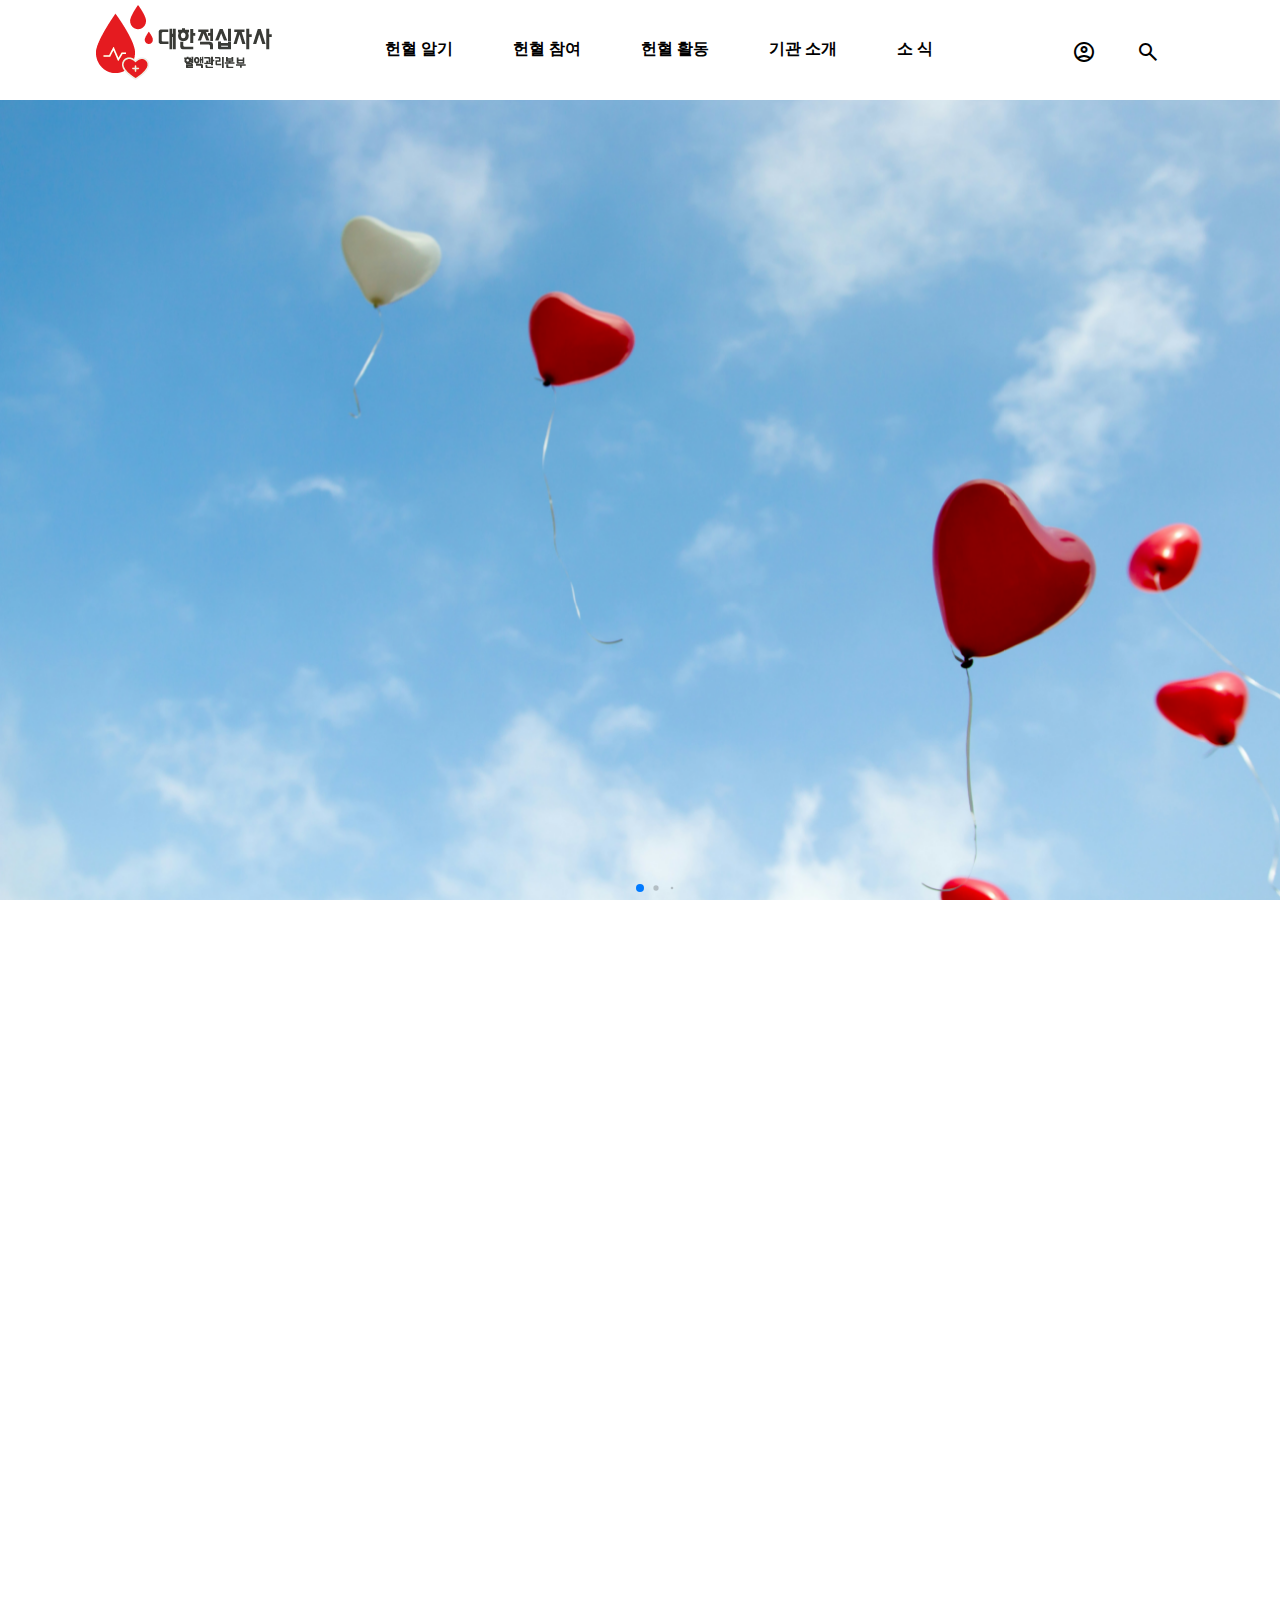
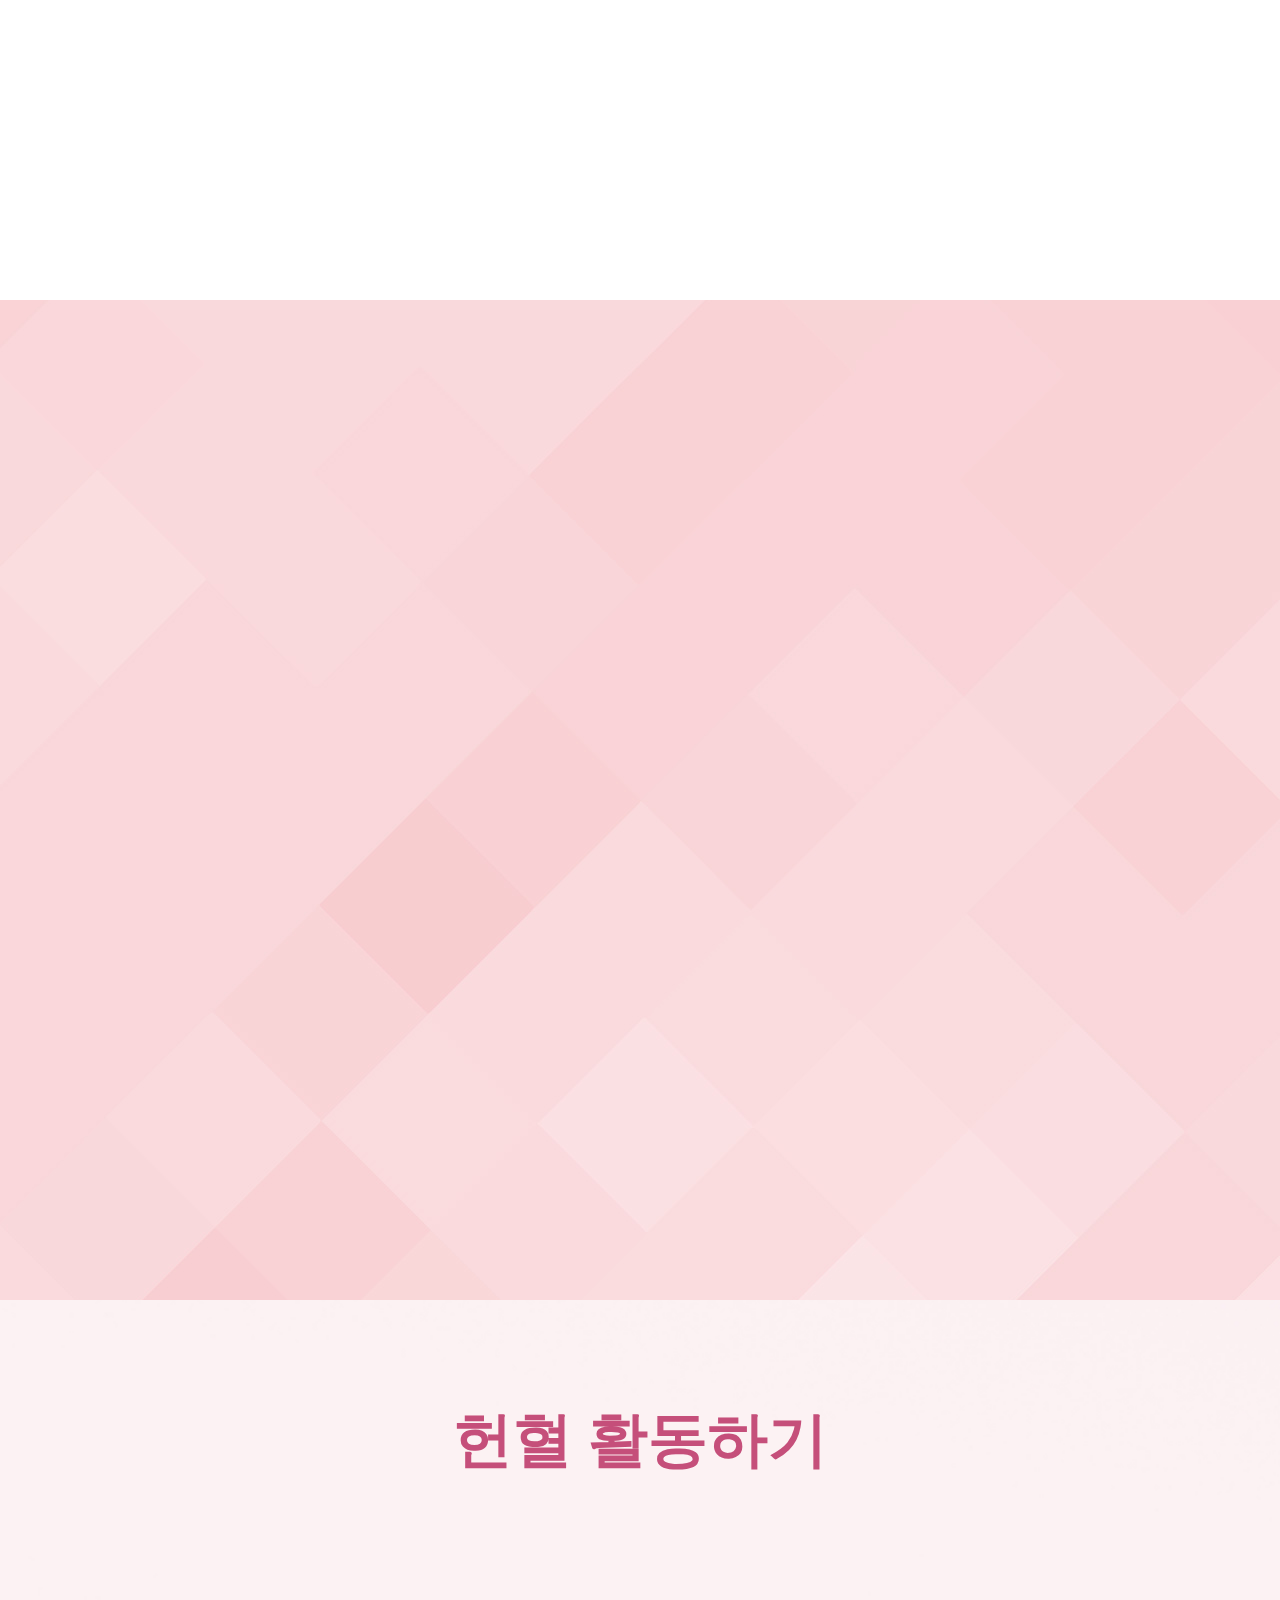
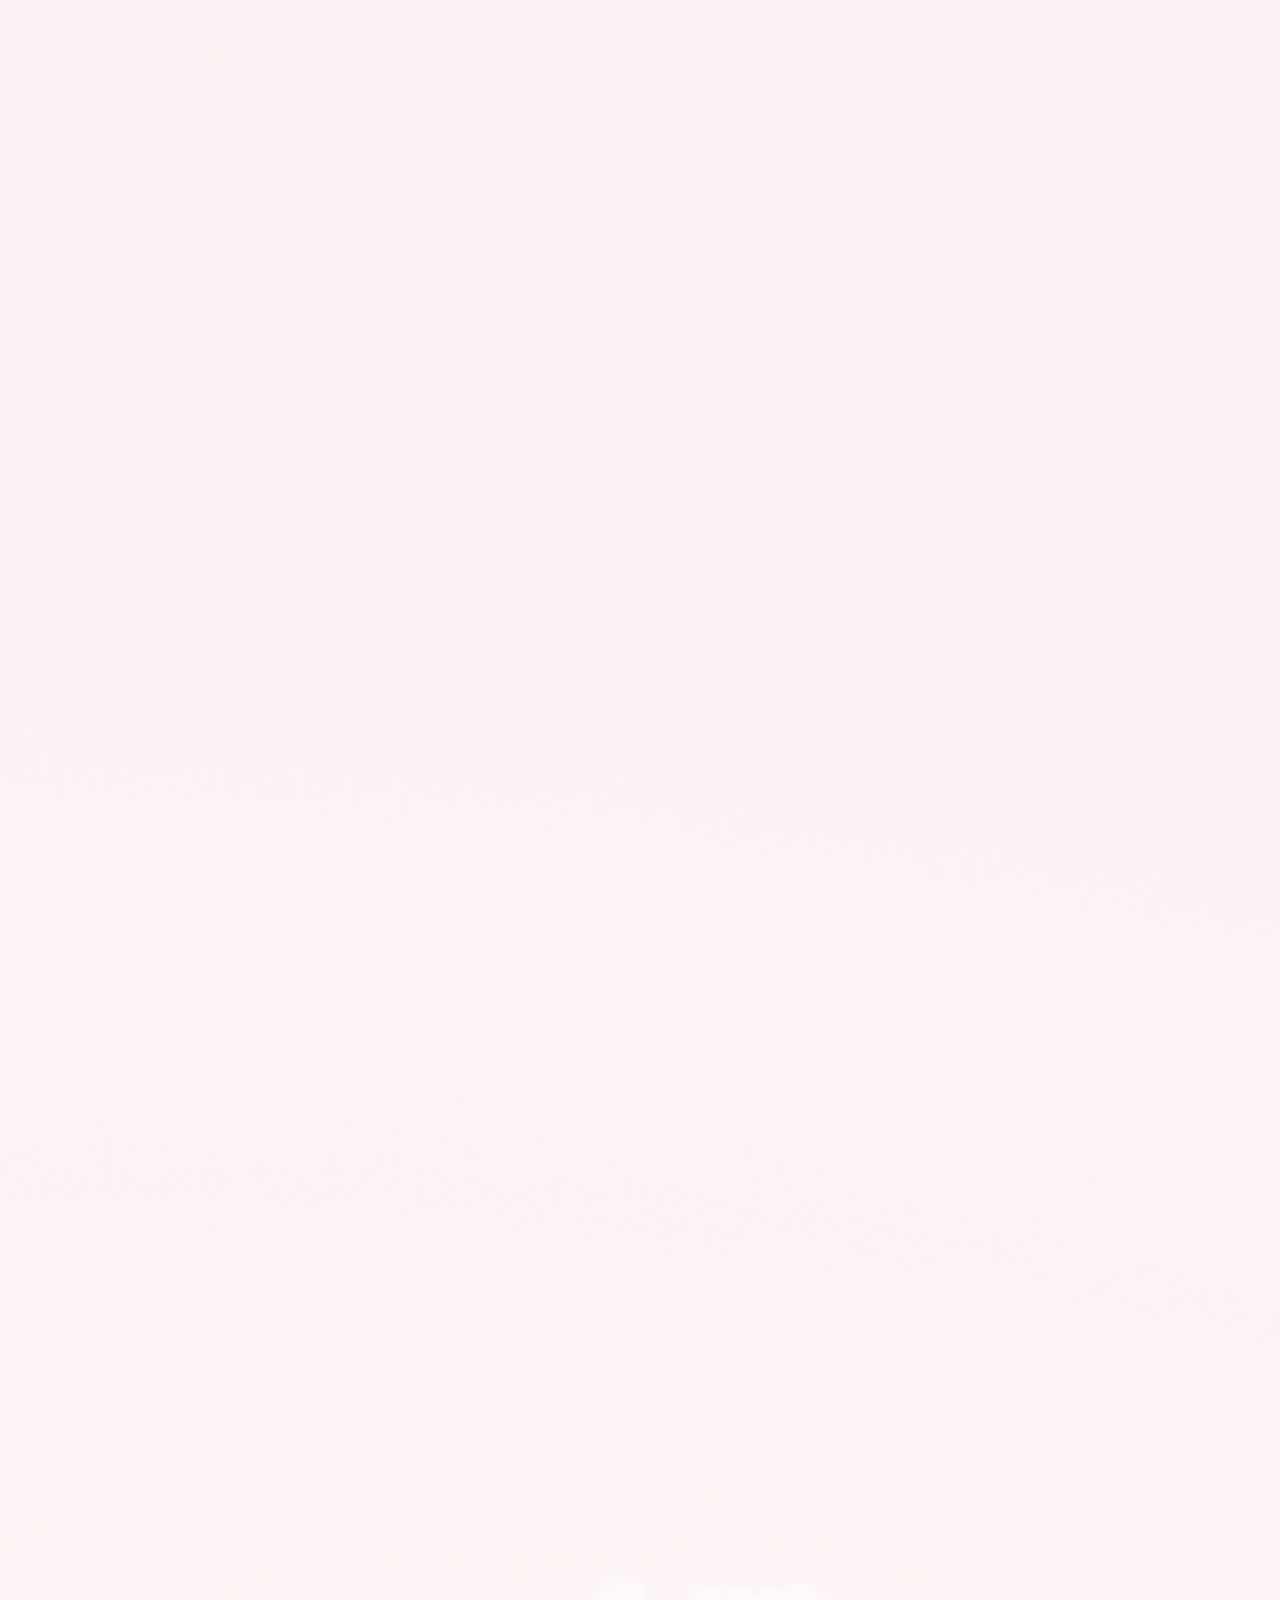
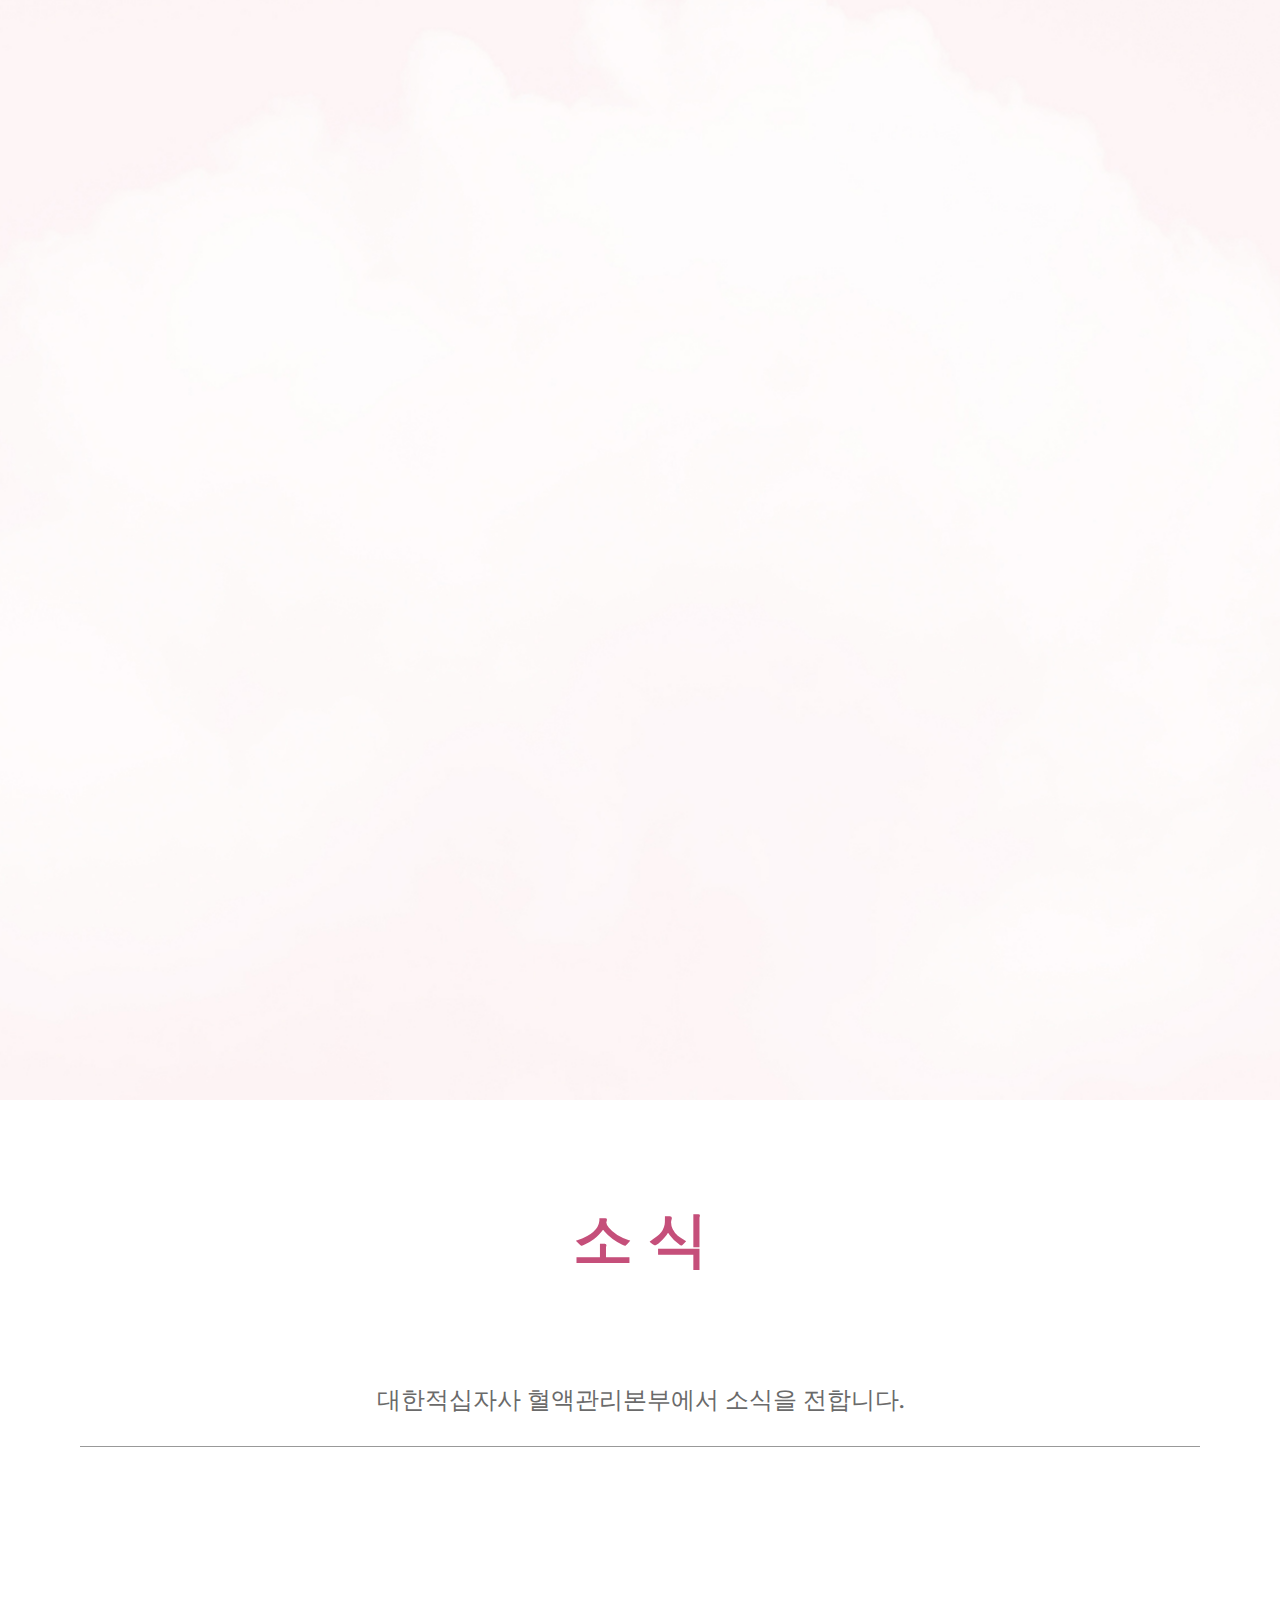
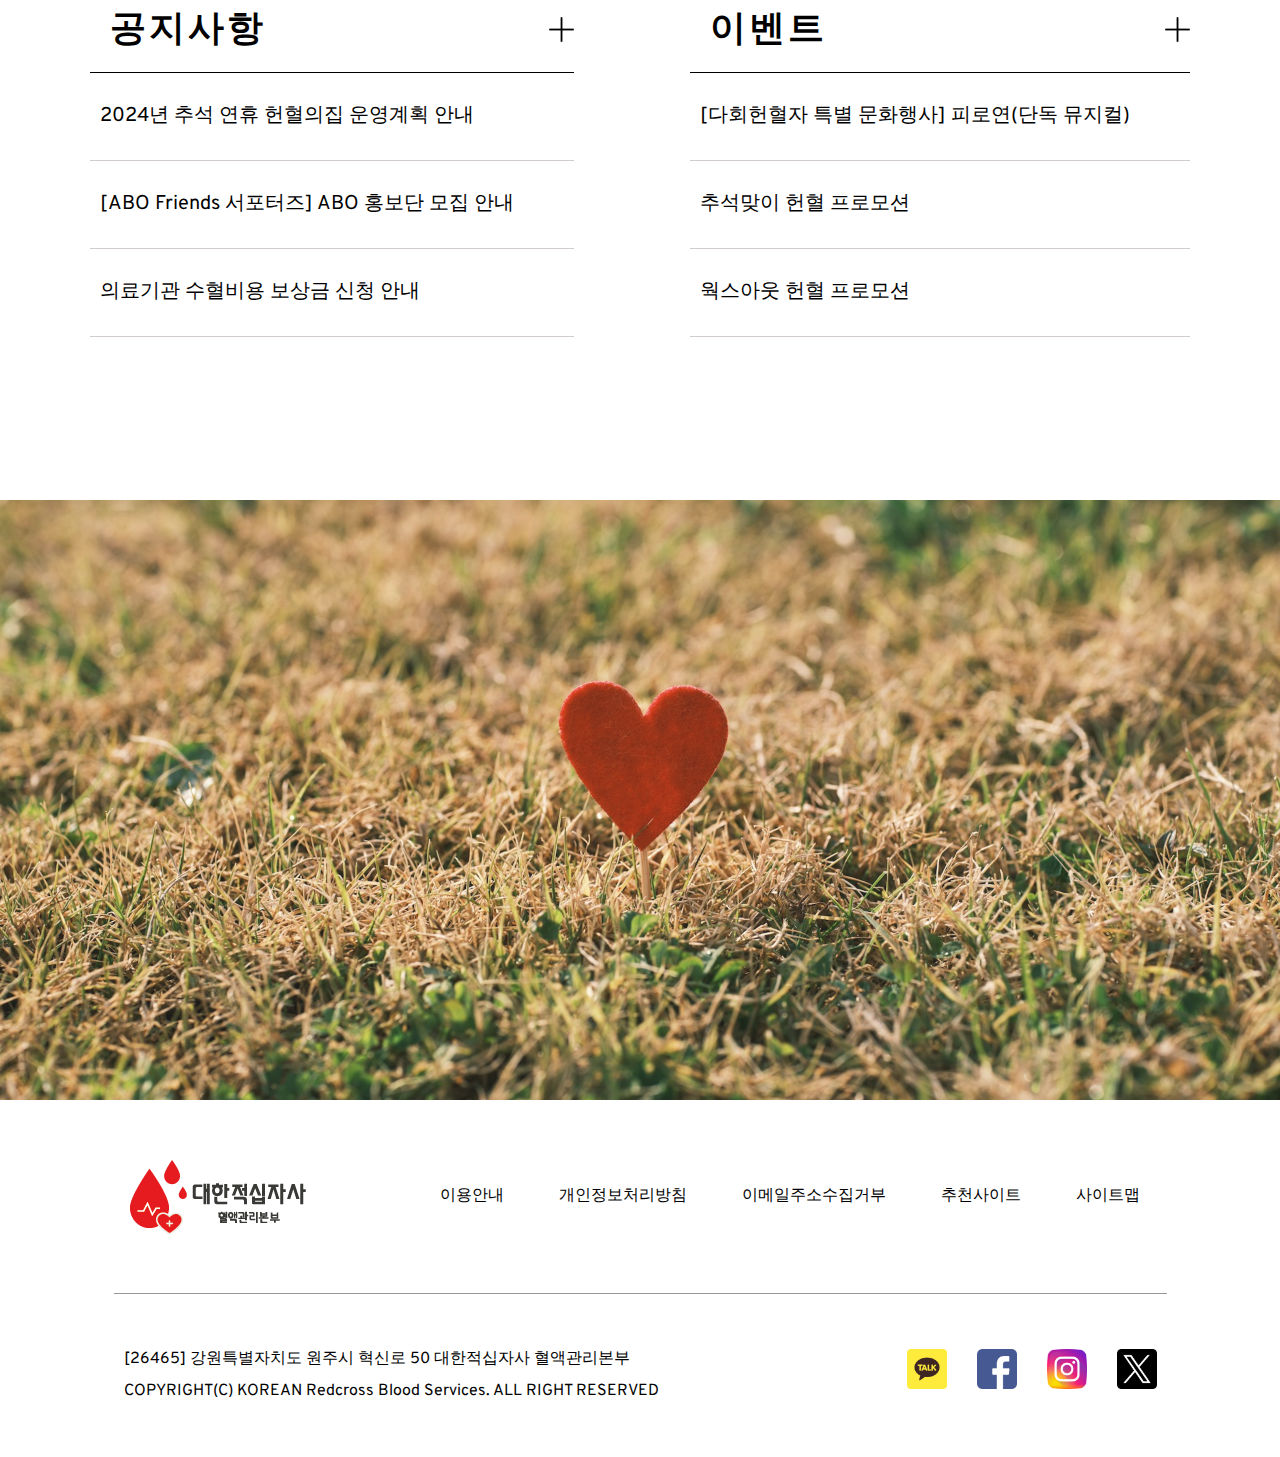
<file: index.html>
<!DOCTYPE html>
<html lang="ko">

<head>
  <meta charset="UTF-8">
  <meta name="viewport" content="width=device-width, initial-scale=1.0">
  <title>대한적십자사 혈액관리본부</title>

  <!--favicon-->
  <link rel="icon" href="img/favicon.ico">

  <!--font-->
  <link rel="stylesheet" href="css/font.css">
  <link rel="stylesheet"
    href="https://fonts.googleapis.com/css2?family=Material+Symbols+Outlined:opsz,wght,FILL,GRAD@24,400,0,0" />

  <!--css-->
  <link rel="stylesheet" href="css/reset.css">
  <link rel="stylesheet" href="css/swiper-bundle.min.css">
  <link rel="stylesheet" href="css/aos.css">
  <link rel="stylesheet" href="css/common.css">
  <link rel="stylesheet" href="css/main.css">

  <!--js-->
  <script defer src="js/jquery-3.7.1.min.js"></script>
  <script defer src="js/swiper-bundle.min.js"></script>
  <script defer src="js/aos.js"></script>
  <script defer src="js/common.js"></script>
  <script defer src="js/main.js"></script>

</head>

<body>
  <div id="wrap">
    <header>
      <div class="inner">

        <h1>
          <a href="index.html">
            <img src="img/logo.png" alt="대한적십자사 혈액관리본부 로고">
          </a>
        </h1>

        <nav>
          <ul class="gnb">
            <li>
              <a href="#">헌혈 알기</a>
              <ul class="depth2">
                <li><a href="sub_1.html">헌혈의필요성</a></li>
                <li><a href="#">헌혈과정</a></li>
                <li><a href="#">혈액검사</a></li>
                <li><a href="#">헌혈증서</a></li>
              </ul>
            </li>

            <li>
              <a href="#">헌혈 참여</a>
              <ul class="depth2">
                <li><a href="#">전자문진</a></li>
                <li><a href="#">헌혈안내</a></li>
                <li><a href="#">헌혈의집</a></li>
                <li><a href="#">헌혈버스</a></li>
              </ul>
            </li>

            <li>
              <a href="#">헌혈 활동</a>
              <ul class="depth2">
                <li><a href="#">ABO Friend</a></li>
                <li><a href="sub_3.html">헌혈기념품</a></li>
                <li><a href="#">헌혈기부권</a></li>
              </ul>
            </li>

            <li>
              <a href="#">기관 소개</a>
              <ul class="depth2">
                <li><a href="#">기관이념</a></li>
                <li><a href="#">목적</a></li>
              </ul>
            </li>

            <li>
              <a href="#">소 식</a>
              <ul class="depth2">
                <li><a href="sub_2.html">공지사항</a></li>
                <li><a href="#">이벤트</a></li>
              </ul>
            </li>
          </ul>
        </nav>

        <ul class="utill">
          <li><a href="#"><span class="material-symbols-outlined">account_circle</span></a></li>
          <li><a href="#"><span class="material-symbols-outlined">search</span></a></li>
        </ul>

        <div class="depth2-bg"></div>

        <div class="ham">
          <a href="#"><span class="material-symbols-outlined">menu</span></a>
        </div>
        <div class="dim"></div>

        <div class="mgnb-wrap">

          <ul class="mutill">
            <li><a href="#"><span class="material-symbols-outlined">account_circle</span></a></li>
            <li><a href="#"><span class="material-symbols-outlined">search</span></a></li>
            <li class="mgnb-close"><a href="#"><span class="material-symbols-outlined">cancel</span></a></li>
          </ul>

          <ul class="mgnb">
            <li>
              <a href="#">헌혈 알기</a>
              <ul class="mdepth2">
                <li><a href="sub_1.html">헌혈의필요성</a></li>
                <li><a href="#">헌혈과정</a></li>
                <li><a href="#">혈액검사</a></li>
                <li><a href="#">헌혈증서</a></li>
              </ul>
            </li>

            <li>
              <a href="#">헌혈 참여</a>
              <ul class="mdepth2">
                <li><a href="#">전자문진</a></li>
                <li><a href="#">헌혈안내</a></li>
                <li><a href="#">헌혈의집</a></li>
                <li><a href="#">헌혈버스</a></li>
              </ul>
            </li>

            <li>
              <a href="#">헌혈 활동</a>
              <ul class="mdepth2">
                <li><a href="#">ABO Friend</a></li>
                <li><a href="sub_3.html">헌혈기념품</a></li>
                <li><a href="#">헌혈기부권</a></li>
              </ul>
            </li>

            <li>
              <a href="#">기관 소개</a>
              <ul class="mdepth2">
                <li><a href="#">기관이념</a></li>
                <li><a href="#">목적</a></li>
              </ul>
            </li>

            <li>
              <a href="#">소 식</a>
              <ul class="mdepth2">
                <li><a href="sub_2.html">공지사항</a></li>
                <li><a href="#">이벤트</a></li>
              </ul>
            </li>
          </ul>
        </div><!--m-gnb-wrap-->

      </div><!--.inner-->
    </header>

    <div id="main">
      <section id="main-banner">
        <div class="swiper mySwiper bn">
          <ul class="swiper-wrapper">
            <li class="swiper-slide bn1"></li>
            <li class="swiper-slide bn2"></li>
            <li class="swiper-slide bn3"></li>
          </ul>
          <div class="swiper-pagination"></div>
        </div>
      </section><!--main-banner-->

      <section id="reason">

        <div class="reason-bg">
          <div class="top" data-aos="fade-left" data-aos-once="true">Blood</div>
          <div class="bottom" data-aos="fade-right" data-aos-once="true">Donation</div>
        </div><!--.reason-bg-->

        <div class="inner">

          <div class="reason-txt" data-aos="fade-right" data-aos-once="true">
            <h2>헌혈을 해야 하는 이유</h2>
            <div class="reason-txt1">
              <p>헌혈이란<span>(생명을 나누는 고귀한 행위)</span></p>
              <p>헌혈은 장기이식의 한 부분<span>(생명을 구하는 유일한 수단)</span></p>
              <p>혈액의 상업적 유통 법적 규제<span>(인류의 공통윤리에 기반)</span></p>
            </div>
          </div>
          <div class="reason-img" data-aos="fade-up" data-aos-once="true">
            <div class="reason-more">
              <a href="#">
                <img src="img/more.png" alt="more">more
              </a>
            </div>
          </div>



        </div><!--.inner-->



      </section><!--#reason-->

      <section id="participation">
        <div class="inner" data-aos="fade-up" data-aos-once="true">
          <h2>헌혈 참여하기</h2>
          <ul>
            <li>
              <dl>
                <dt><a href="#"><img src="img/notice.png" alt="헌혈안내"></a></dt>
                <dd><a href="#"><span>헌혈안내</span></a></dd>
              </dl>
            </li>
            <li>
              <dl>
                <dt><a href="#"><img src="img/paperweight.png" alt="전자문진"></a></dt>
                <dd><a href="#"><span>전자문진</span></a></dd>
              </dl>
            </li>
            <li>
              <dl>
                <dt><a href="#"><img src="img/home.png" alt="헌혈의집"></a></dt>
                <dd><a href="#"><span>헌혈의집</span></a></dd>
              </dl>
            </li>
            <li>
              <dl>
                <dt><a href="#"><img src="img/bus.png" alt="헌혈버스"></a></dt>
                <dd><a href="#"><span>헌혈버스</span></a></dd>
              </dl>
            </li>
          </ul>
        </div>

      </section><!--#participation-->

      <section id="activity">
        <div class="inner">
          <h2>헌혈 활동하기</h2>
          <ul>
            <li class="activity-box">
              <div class="activity-txt" data-aos="fade-right" data-aos-once="true">
                <h3 class="activity-tit1">ABO Friend</h3>
                <p>정기적으로 헌혈에 참여할 것을 약속하고<br>
                  대한적십자사 등록헌혈자로 가입하는 제도</p>
                <div class="btn-more">
                  <a href="#">더 알아보기
                    <img src="img/plus.png" alt="더보기">
                  </a>
                </div>
              </div>
              <div class="activity-img1" data-aos="fade-up" data-aos-once="true"></div>
            </li>

            <li class="activity-box">
              <div class="activity-txt" data-aos="fade-right" data-aos-once="true">
                <h3 class="activity-tit2">헌혈기념품</h3>
                <p>헌혈은 타인을 위해서 자신의 혈액을 아무런 대가 없이<br>
                  기증하는 고귀한 행위이지만 헌혈자분들에게<br>
                  감사의 의미로 기념품을 지급해 드리고 있습니다.</p>
                <div class="btn-more">
                  <a href="#">더 알아보기
                    <img src="img/plus.png" alt="더보기">
                  </a>
                </div>
              </div>
              <div class="activity-img2" data-aos="fade-up" data-aos-once="true"></div>
            </li>

            <li class="activity-box">
              <div class="activity-txt" data-aos="fade-right" data-aos-once="true">
                <h3 class="activity-tit3">헌혈기부권</h3>
                <p>헌혈을 통해 생명을 나누고 자발적 무상헌혈 취지를<br>
                  살리기 위해 '헌혈기부권사업'을 실시하고 있습니다.<br>
                  헌혈기부권은 헌혈자가 헌혈 후 기념품을 받는 대신<br>
                  그 금액만큼 기부되는 제도입니다.</p>
                <div class="btn-more">
                  <a href="#">더 알아보기
                    <img src="img/plus.png" alt="더보기">
                  </a>
                </div>
              </div>
              <div class="activity-img3" data-aos="fade-up" data-aos-once="true"></div>
            </li>

          </ul>

        </div>
      </section><!--#activity-->

      <section id="news">
        <div class="inner">
          <div class="news-tit">
            <h2>소 식</h2>
            <p>대한적십자사 혈액관리본부에서 소식을 전합니다.</p>
          </div>
          <div class="news-box">
            <div class="notice">
              <div class="notice-tit">
                <h3>공지사항</h3>
                <a href="#"><img src="img/news_plus.png" alt="더보기"></a>
              </div>
              <ul>
                <li><a href="#">2024년 추석 연휴 헌혈의집 운영계획 안내</a></li>
                <li><a href="#">[ABO Friends 서포터즈] ABO 홍보단 모집 안내</a></li>
                <li><a href="#">의료기관 수혈비용 보상금 신청 안내</a></li>
              </ul>
            </div>
            <div class="event">
              <div class="event-tit">
                <h3>이벤트</h3>
                <a href="#"><img src="img/news_plus.png" alt="더보기"></a>
              </div>
              <ul>
                <li><a href="#">[다회헌혈자 특별 문화행사] 피로연(단독 뮤지컬)</a></li>
                <li><a href="#">추석맞이 헌혈 프로모션</a></li>
                <li><a href="#">웍스아웃 헌혈 프로모션</a></li>
              </ul>
            </div>
          </div>
        </div><!--.inner-->

      </section><!--#news-->

      <section id="f-banner">
      </section><!--f-banner-->
    </div><!--#main-->

    <footer>
      <div class="inner">
        <div class="footer-top">
          <h3><a href="index.html">
              <img src="img/logo.png" alt="대한적십자사 혈액관리본부 로고">
            </a></h3>
          <ul>
            <li><a href="#">이용안내</a></li>
            <li><a href="#">개인정보처리방침</a></li>
            <li><a href="#">이메일주소수집거부</a></li>
            <li><a href="#">추천사이트</a></li>
            <li><a href="#">사이트맵</a></li>
          </ul>
        </div><!--.footer-top-->
        <div class="footer-bottom">
          <div class="ftb-txt">
            <address>[26465] 강원특별자치도 원주시 혁신로 50 대한적십자사 혈액관리본부</address>
            <p>COPYRIGHT(C) KOREAN Redcross Blood Services. ALL RIGHT RESERVED</p>
          </div>
          <div class="sns">
            <div class="m-logo">
              <h2><a href="#"><img src="img/logo.png" alt="로고"></a></h2>
            </div>
            <ul>
              <li><a href="#"><img src="img/kakao.png" alt="카카오"></a></li>
              <li><a href="#"><img src="img/facebook.png" alt="페이스북"></a></li>
              <li><a href="#"><img src="img/insta.png" alt="인스타"></a></li>
              <li><a href="#"><img src="img/twitter.png" alt="트위터"></a></li>
            </ul>
          </div>
        </div><!--footer-bottom-->
      </div><!--.inner-->
    </footer>

    <a href="#" class="go-top">
      <p>top</p>
    </a>

  </div><!--#wrap-->
</body>

</html>
</file>
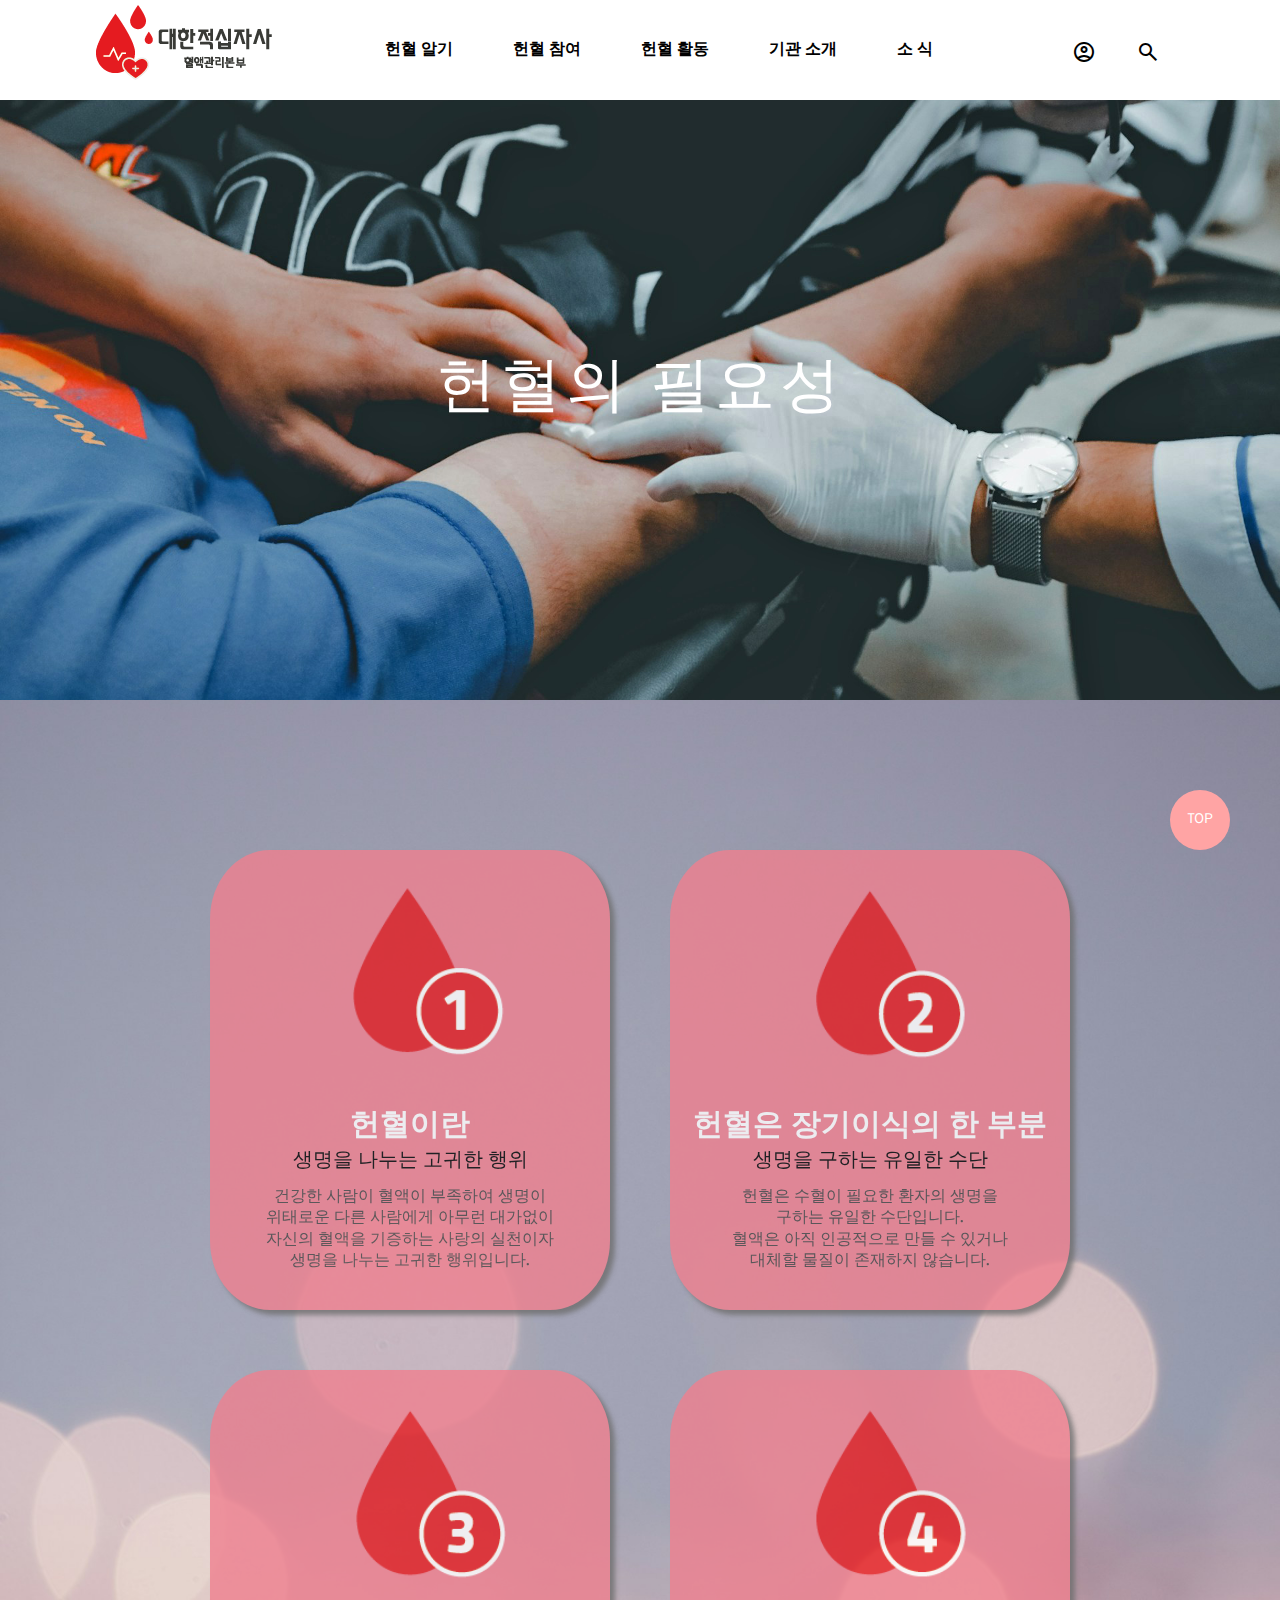
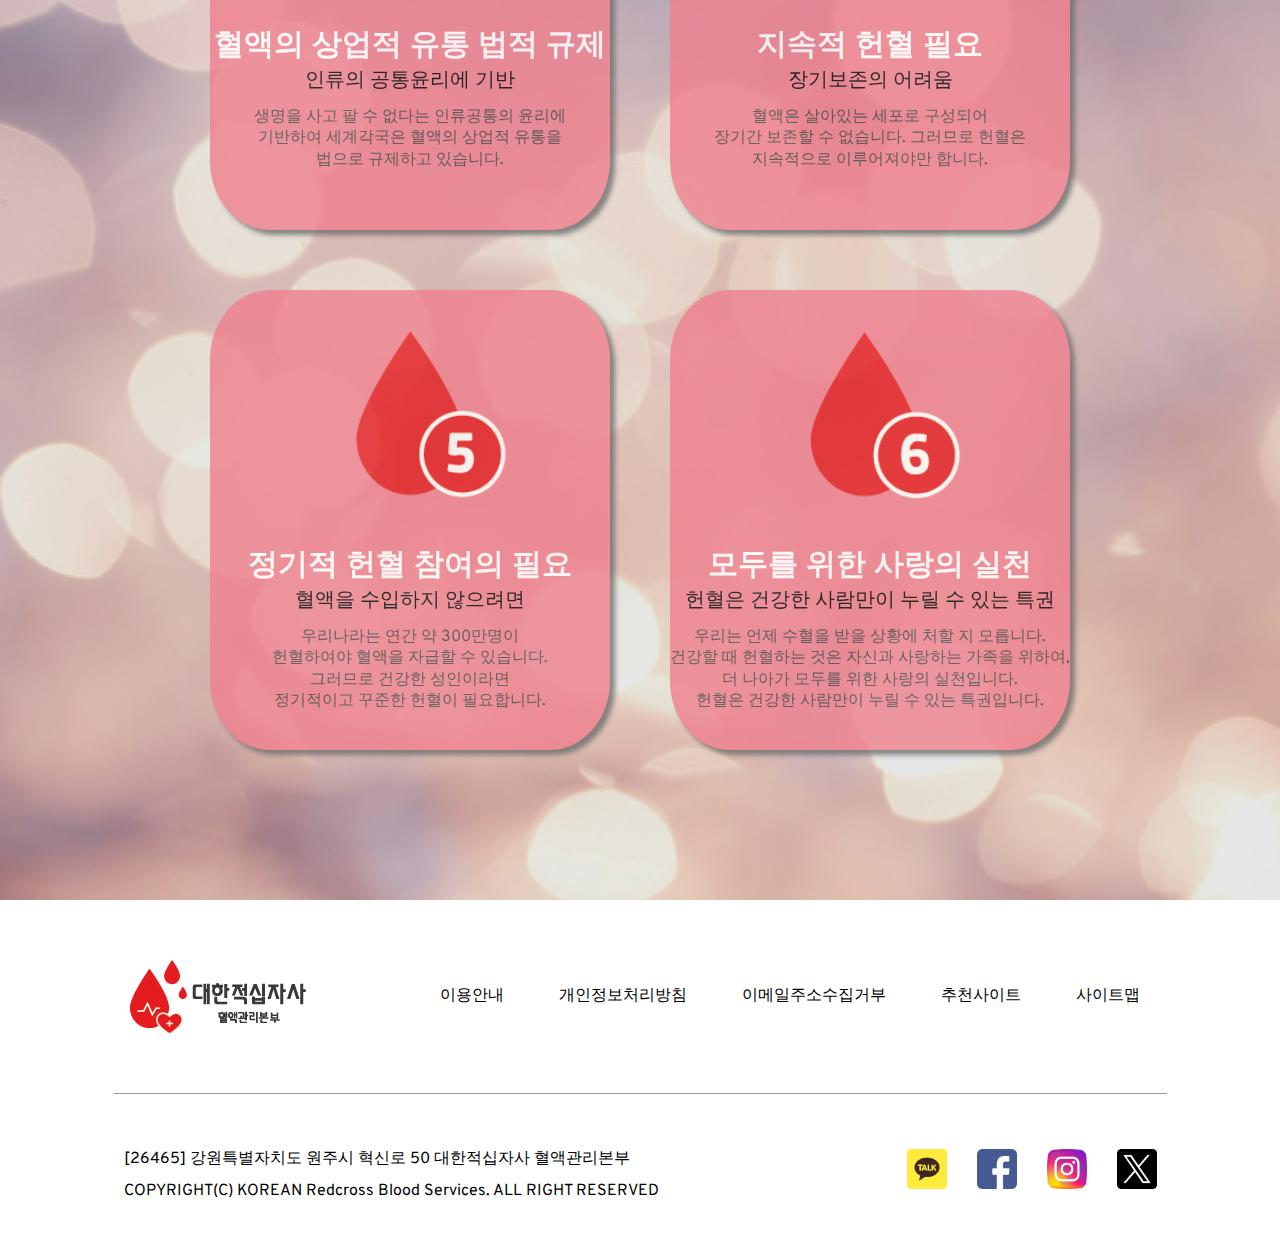
<file: sub_1.html>
<!DOCTYPE html>
<html lang="en">

<head>
  <meta charset="UTF-8">
  <meta name="viewport" content="width=device-width, initial-scale=1.0">
  <title>대한적십자사 혈액관리본부 서브페이지_1</title>

  <!--favicon-->
  <link rel="icon" href="img/favicon.ico">

  <!--font-->
  <link rel="stylesheet" href="css/font.css">
  <link rel="stylesheet"
    href="https://fonts.googleapis.com/css2?family=Material+Symbols+Outlined:opsz,wght,FILL,GRAD@24,400,0,0" />

  <!--css-->
  <link rel="stylesheet" href="css/reset.css">
  <link rel="stylesheet" href="css/swiper-bundle.min.css">
  <link rel="stylesheet" href="css/aos.css">
  <link rel="stylesheet" href="css/common.css">
  <link rel="stylesheet" href="css/sub_1.css">

  <!--js-->
  <script defer src="js/jquery-3.7.1.min.js"></script>
  <script defer src="js/swiper-bundle.min.js"></script>
  <script defer src="js/aos.js"></script>
  <script defer src="js/common.js"></script>
  <script defer src="js/main.js"></script>

</head>

<body>
  <div id="wrap">
    <header>
      <div class="inner">

        <h1>
          <a href="index.html">
            <img src="img/logo.png" alt="대한적십자사 혈액관리본부 로고">
          </a>
        </h1>

        <nav>
          <ul class="gnb">
            <li>
              <a href="#">헌혈 알기</a>
              <ul class="depth2">
                <li><a href="sub_1.html">헌혈의필요성</a></li>
                <li><a href="#">헌혈과정</a></li>
                <li><a href="#">혈액검사</a></li>
                <li><a href="#">헌혈증서</a></li>
              </ul>
            </li>

            <li>
              <a href="#">헌혈 참여</a>
              <ul class="depth2">
                <li><a href="#">전자문진</a></li>
                <li><a href="#">헌혈안내</a></li>
                <li><a href="#">헌혈의집</a></li>
                <li><a href="#">헌혈버스</a></li>
              </ul>
            </li>

            <li>
              <a href="#">헌혈 활동</a>
              <ul class="depth2">
                <li><a href="#">ABO Friend</a></li>
                <li><a href="sub_3.html">헌혈기념품</a></li>
                <li><a href="#">헌혈기부권</a></li>
              </ul>
            </li>

            <li>
              <a href="#">기관 소개</a>
              <ul class="depth2">
                <li><a href="#">기관이념</a></li>
                <li><a href="#">목적</a></li>
              </ul>
            </li>

            <li>
              <a href="#">소 식</a>
              <ul class="depth2">
                <li><a href="sub_2.html">공지사항</a></li>
                <li><a href="#">이벤트</a></li>
              </ul>
            </li>
          </ul>
        </nav>

        <ul class="utill">
          <li><a href="#"><span class="material-symbols-outlined">account_circle</span></a></li>
          <li><a href="#"><span class="material-symbols-outlined">search</span></a></li>
        </ul>

        <div class="depth2-bg"></div>

        <div class="ham">
          <a href="#"><span class="material-symbols-outlined">menu</span></a>
        </div>
        <div class="dim"></div>

        <div class="mgnb-wrap">

          <ul class="mutill">
            <li><a href="#"><span class="material-symbols-outlined">account_circle</span></a></li>
            <li><a href="#"><span class="material-symbols-outlined">search</span></a></li>
            <li class="mgnb-close"><a href="#"><span class="material-symbols-outlined">cancel</span></a></li>
          </ul>

          <ul class="mgnb">
            <li>
              <a href="#">헌혈 알기</a>
              <ul class="mdepth2">
                <li><a href="sub_1.html">헌혈의필요성</a></li>
                <li><a href="#">헌혈과정</a></li>
                <li><a href="#">혈액검사</a></li>
                <li><a href="#">헌혈증서</a></li>
              </ul>
            </li>

            <li>
              <a href="#">헌혈 참여</a>
              <ul class="mdepth2">
                <li><a href="#">전자문진</a></li>
                <li><a href="#">헌혈안내</a></li>
                <li><a href="#">헌혈의집</a></li>
                <li><a href="#">헌혈버스</a></li>
              </ul>
            </li>

            <li>
              <a href="#">헌혈 활동</a>
              <ul class="mdepth2">
                <li><a href="#">ABO Friend</a></li>
                <li><a href="sub_3.html">헌혈기념품</a></li>
                <li><a href="#">헌혈기부권</a></li>
              </ul>
            </li>

            <li>
              <a href="#">기관 소개</a>
              <ul class="mdepth2">
                <li><a href="#">기관이념</a></li>
                <li><a href="#">목적</a></li>
              </ul>
            </li>

            <li>
              <a href="#">소 식</a>
              <ul class="mdepth2">
                <li><a href="sub_2.html">공지사항</a></li>
                <li><a href="#">이벤트</a></li>
              </ul>
            </li>
          </ul>
        </div><!--m-gnb-wrap-->

      </div><!--.inner-->
    </header>

    <div id="main">
      <section id="main-banner">
        <div class="sub-bg">
          <h2>헌혈의 필요성</h2>
        </div>
      </section><!--main-banner-->
      <section id="sub-reason">
        <div class="inner">
          <div class="swiper reason-box">
            <ul class="swiper-wrapper">

              <li class="swiper-slide">
                <div class="thumbnail-imgbox">
                  <a href="#">
                    <img src="img/sub/blood_1.png" alt="헌혈의필요성 1번">
                    <img src="img/sub/bloodchange_1.png" alt="헌혈의필요성 1번 그림 바꾸기">
                  </a>
                </div>
                <div class="thumbnail-txt">
                  <h3>헌혈이란</h3>
                  <span>생명을 나누는 고귀한 행위</span>
                  <p>건강한 사람이 혈액이 부족하여 생명이<br>
                    위태로운 다른 사람에게 아무런 대가없이<br>
                    자신의 혈액을 기증하는 사랑의 실천이자<br>
                    생명을 나누는 고귀한 행위입니다.</p>
                </div>
              </li>

              <li class="swiper-slide">
                <div class="thumbnail-imgbox">
                  <a href="#">
                    <img src="img/sub/blood_2.png" alt="헌혈의필요성 1번">
                    <img src="img/sub/bloodchange_1.png" alt="헌혈의필요성 1번 그림 바꾸기">
                  </a>
                </div>
                <div class="thumbnail-txt">
                  <h3>헌혈은 장기이식의 한 부분</h3>
                  <span>생명을 구하는 유일한 수단</span>
                  <p>헌혈은 수혈이 필요한 환자의 생명을<br>
                    구하는 유일한 수단입니다.<br>
                    혈액은 아직 인공적으로 만들 수 있거나<br>
                    대체할 물질이 존재하지 않습니다.</p>
                </div>
              </li>

              <li class="swiper-slide">
                <div class="thumbnail-imgbox">
                  <a href="#">
                    <img src="img/sub/blood_3.png" alt="헌혈의필요성 1번">
                    <img src="img/sub/bloodchange_1.png" alt="헌혈의필요성 1번 그림 바꾸기">
                  </a>
                </div>
                <div class="thumbnail-txt">
                  <h3>혈액의 상업적 유통 법적 규제</h3>
                  <span>인류의 공통윤리에 기반</span>
                  <p>생명을 사고 팔 수 없다는 인류공통의 윤리에<br>
                    기반하여 세계각국은 혈액의 상업적 유통을<br>
                    법으로 규제하고 있습니다.</p>
                </div>
              </li>

              <li class="swiper-slide">
                <div class="thumbnail-imgbox">
                  <a href="#">
                    <img src="img/sub/blood_4.png" alt="헌혈의필요성 1번">
                    <img src="img/sub/bloodchange_1.png" alt="헌혈의필요성 1번 그림 바꾸기">
                  </a>
                </div>
                <div class="thumbnail-txt">
                  <h3>지속적 헌혈 필요</h3>
                  <span>장기보존의 어려움</span>
                  <p>혈액은 살아있는 세포로 구성되어<br>
                    장기간 보존할 수 없습니다. 그러므로 헌혈은<br>
                    지속적으로 이루어져야만 합니다.</p>
                </div>
              </li>

              <li class="swiper-slide">
                <div class="thumbnail-imgbox">
                  <a href="#">
                    <img src="img/sub/blood_5.png" alt="헌혈의필요성 1번">
                    <img src="img/sub/bloodchange_1.png" alt="헌혈의필요성 1번 그림 바꾸기">
                  </a>
                </div>
                <div class="thumbnail-txt">
                  <h3>정기적 헌혈 참여의 필요</h3>
                  <span>혈액을 수입하지 않으려면</span>
                  <p>우리나라는 연간 약 300만명이<br>
                    헌혈하여야 혈액을 자급할 수 있습니다.<br>
                    그러므로 건강한 성인이라면<br>
                    정기적이고 꾸준한 헌혈이 필요합니다.</p>
                </div>
              </li>

              <li class="swiper-slide">
                <div class="thumbnail-imgbox">
                  <a href="#">
                    <img src="img/sub/blood_6.png" alt="헌혈의필요성 1번">
                    <img src="img/sub/bloodchange_1.png" alt="헌혈의필요성 1번 그림 바꾸기">
                  </a>
                </div>
                <div class="thumbnail-txt">
                  <h3>모두를 위한 사랑의 실천</h3>
                  <span>헌혈은 건강한 사람만이 누릴 수 있는 특권</span>
                  <p>우리는 언제 수혈을 받을 상황에 처할 지 모릅니다.<br>
                    건강할 때 헌혈하는 것은 자신과 사랑하는 가족을 위하여,<br>
                    더 나아가 모두를 위한 사랑의 실천입니다.<br>
                    헌혈은 건강한 사람만이 누릴 수 있는 특권입니다.</p>
                </div>
              </li>
            </ul>
          </div><!--.reason-box-->

        </div><!--.inner-->
      </section>
    </div><!--#main-->

    <footer>
      <div class="inner">
        <div class="footer-top">
          <h3><a href="index.html">
              <img src="img/logo.png" alt="대한적십자사 혈액관리본부 로고">
            </a></h3>
          <ul>
            <li><a href="#">이용안내</a></li>
            <li><a href="#">개인정보처리방침</a></li>
            <li><a href="#">이메일주소수집거부</a></li>
            <li><a href="#">추천사이트</a></li>
            <li><a href="#">사이트맵</a></li>
          </ul>
        </div><!--.footer-top-->
        <div class="footer-bottom">
          <div class="ftb-txt">
            <address>[26465] 강원특별자치도 원주시 혁신로 50 대한적십자사 혈액관리본부</address>
            <p>COPYRIGHT(C) KOREAN Redcross Blood Services. ALL RIGHT RESERVED</p>
          </div>
          <div class="sns">
            <div class="m-logo">
              <h2><a href="#"><img src="img/logo.png" alt="로고"></a></h2>
            </div>
            <ul>
              <li><a href="#"><img src="img/kakao.png" alt="카카오"></a></li>
              <li><a href="#"><img src="img/facebook.png" alt="페이스북"></a></li>
              <li><a href="#"><img src="img/insta.png" alt="인스타"></a></li>
              <li><a href="#"><img src="img/twitter.png" alt="트위터"></a></li>
            </ul>
          </div>
        </div><!--footer-bottom-->
      </div><!--.inner-->
    </footer>

    <a href="#" class="go-top">
      <p>top</p>
    </a>

  </div><!--#wrap-->

</body>

</html>
</file>
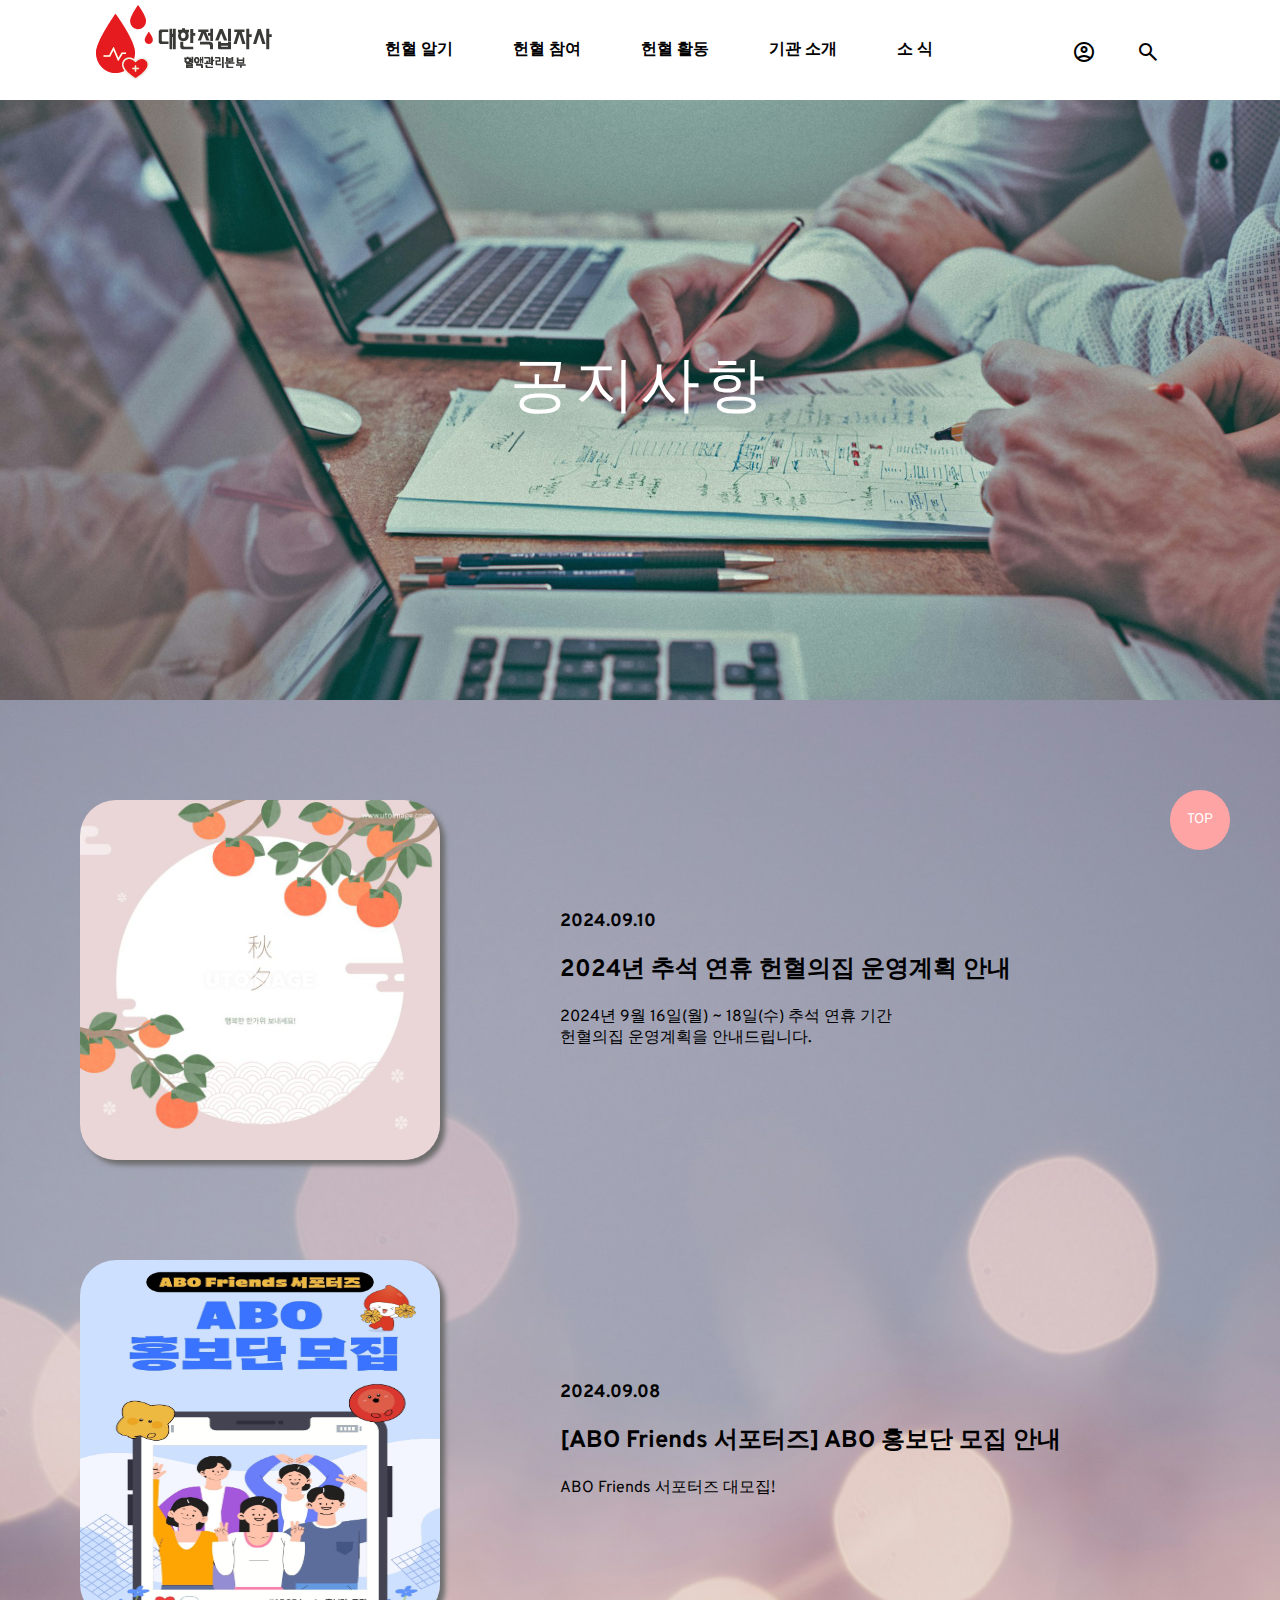
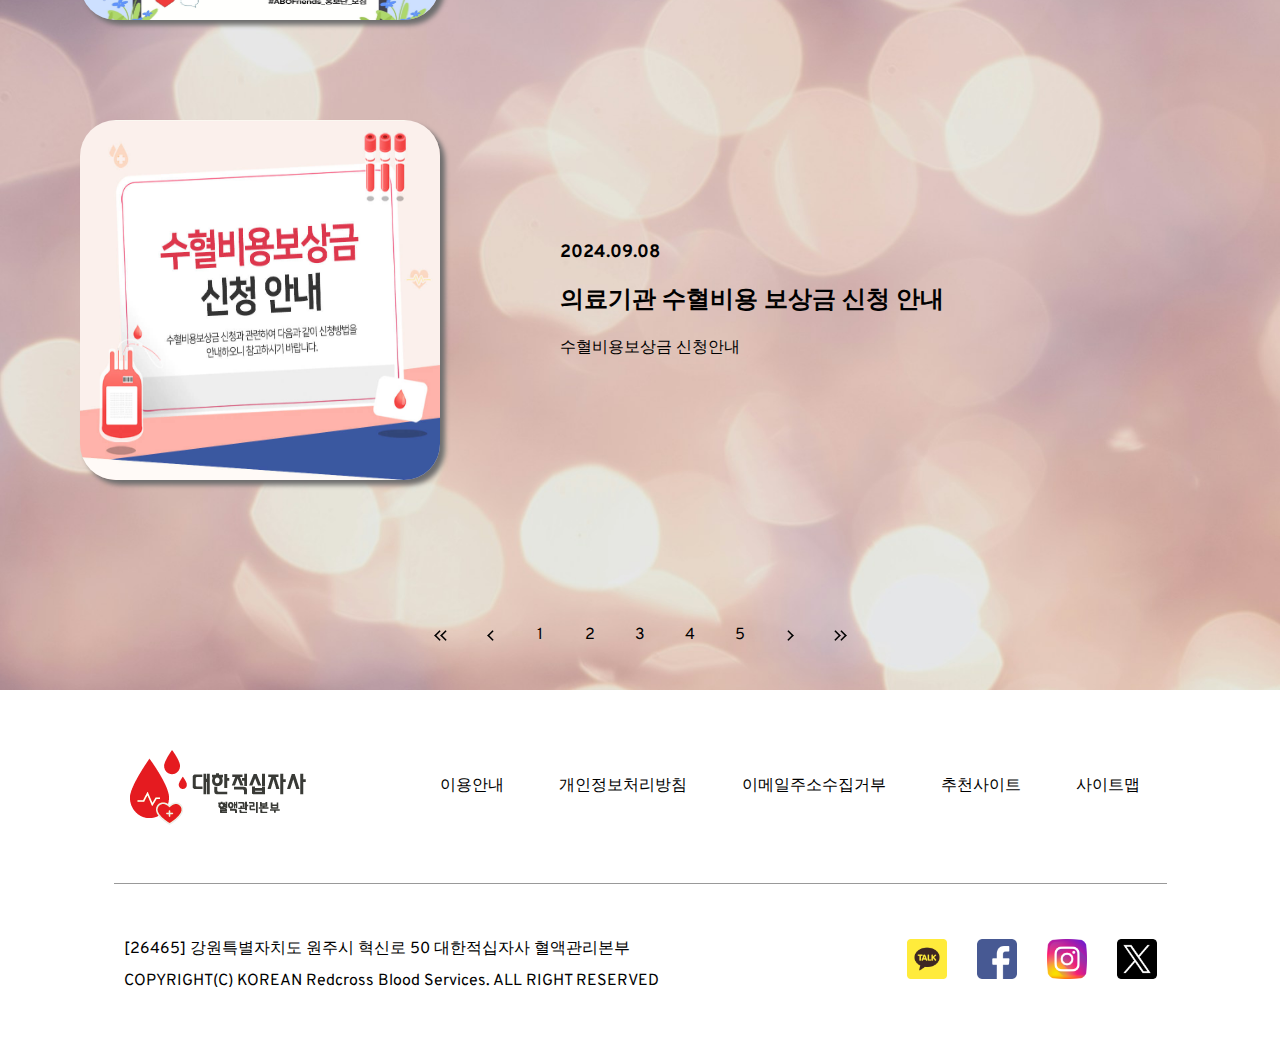
<file: sub_2.html>
<!DOCTYPE html>
<html lang="en">

<head>
  <meta charset="UTF-8">
  <meta name="viewport" content="width=device-width, initial-scale=1.0">
  <title>대한적십자사 혈액관리본부 서브페이지_2</title>

  <!--favicon-->
  <link rel="icon" href="img/favicon.ico">

  <!--font-->
  <link rel="stylesheet" href="css/font.css">
  <link rel="stylesheet"
    href="https://fonts.googleapis.com/css2?family=Material+Symbols+Outlined:opsz,wght,FILL,GRAD@24,400,0,0" />

  <!--css-->
  <link rel="stylesheet" href="css/reset.css">
  <link rel="stylesheet" href="css/swiper-bundle.min.css">
  <link rel="stylesheet" href="css/aos.css">
  <link rel="stylesheet" href="css/common.css">
  <link rel="stylesheet" href="css/sub_2.css">

  <!--js-->
  <script defer src="js/jquery-3.7.1.min.js"></script>
  <script defer src="js/swiper-bundle.min.js"></script>
  <script defer src="js/aos.js"></script>
  <script defer src="js/common.js"></script>
  <script defer src="js/main.js"></script>

</head>

<body>
  <div id="wrap">
    <header>
      <div class="inner">

        <h1>
          <a href="index.html">
            <img src="img/logo.png" alt="대한적십자사 혈액관리본부 로고">
          </a>
        </h1>

        <nav>
          <ul class="gnb">
            <li>
              <a href="#">헌혈 알기</a>
              <ul class="depth2">
                <li><a href="sub_1.html">헌혈의필요성</a></li>
                <li><a href="#">헌혈과정</a></li>
                <li><a href="#">혈액검사</a></li>
                <li><a href="#">헌혈증서</a></li>
              </ul>
            </li>

            <li>
              <a href="#">헌혈 참여</a>
              <ul class="depth2">
                <li><a href="#">전자문진</a></li>
                <li><a href="#">헌혈안내</a></li>
                <li><a href="#">헌혈의집</a></li>
                <li><a href="#">헌혈버스</a></li>
              </ul>
            </li>

            <li>
              <a href="#">헌혈 활동</a>
              <ul class="depth2">
                <li><a href="#">ABO Friend</a></li>
                <li><a href="sub_3.html">헌혈기념품</a></li>
                <li><a href="#">헌혈기부권</a></li>
              </ul>
            </li>

            <li>
              <a href="#">기관 소개</a>
              <ul class="depth2">
                <li><a href="#">기관이념</a></li>
                <li><a href="#">목적</a></li>
              </ul>
            </li>

            <li>
              <a href="#">소 식</a>
              <ul class="depth2">
                <li><a href="sub_2.html">공지사항</a></li>
                <li><a href="#">이벤트</a></li>
              </ul>
            </li>
          </ul>
        </nav>

        <ul class="utill">
          <li><a href="#"><span class="material-symbols-outlined">account_circle</span></a></li>
          <li><a href="#"><span class="material-symbols-outlined">search</span></a></li>
        </ul>

        <div class="depth2-bg"></div>

        <div class="ham">
          <a href="#"><span class="material-symbols-outlined">menu</span></a>
        </div>
        <div class="dim"></div>

        <div class="mgnb-wrap">

          <ul class="mutill">
            <li><a href="#"><span class="material-symbols-outlined">account_circle</span></a></li>
            <li><a href="#"><span class="material-symbols-outlined">search</span></a></li>
            <li class="mgnb-close"><a href="#"><span class="material-symbols-outlined">cancel</span></a></li>
          </ul>

          <ul class="mgnb">
            <li>
              <a href="#">헌혈 알기</a>
              <ul class="mdepth2">
                <li><a href="sub_1.html">헌혈의필요성</a></li>
                <li><a href="#">헌혈과정</a></li>
                <li><a href="#">혈액검사</a></li>
                <li><a href="#">헌혈증서</a></li>
              </ul>
            </li>

            <li>
              <a href="#">헌혈 참여</a>
              <ul class="mdepth2">
                <li><a href="#">전자문진</a></li>
                <li><a href="#">헌혈안내</a></li>
                <li><a href="#">헌혈의집</a></li>
                <li><a href="#">헌혈버스</a></li>
              </ul>
            </li>

            <li>
              <a href="#">헌혈 활동</a>
              <ul class="mdepth2">
                <li><a href="#">ABO Friend</a></li>
                <li><a href="sub_3.html">헌혈기념품</a></li>
                <li><a href="#">헌혈기부권</a></li>
              </ul>
            </li>

            <li>
              <a href="#">기관 소개</a>
              <ul class="mdepth2">
                <li><a href="#">기관이념</a></li>
                <li><a href="#">목적</a></li>
              </ul>
            </li>

            <li>
              <a href="#">소 식</a>
              <ul class="mdepth2">
                <li><a href="sub_2.html">공지사항</a></li>
                <li><a href="#">이벤트</a></li>
              </ul>
            </li>
          </ul>
        </div><!--m-gnb-wrap-->

      </div><!--.inner-->
    </header>

    <div id="main">
      <section id="main-banner">
        <div class="sub-bg">
          <h2>공지사항</h2>
        </div>
      </section><!--main-banner-->
      <section id="sub-notice">
        <div class="inner">
          <ul class="notice-box">

            <li>
              <div class="img-box">
                <a href="#">
                  <img src="img/sub/notice_1.jpg" alt="2024년 추석 연휴 헌혈의집 운영계획 안내">
                </a>
              </div>
              <div class="txt-box">
                <a href="#">
                  <h4>2024.09.10</h4>
                  <span>2024년 추석 연휴 헌혈의집 운영계획 안내</span>
                  <p>2024년 9월 16일(월) ~ 18일(수) 추석 연휴 기간 <br>
                    헌혈의집 운영계획을 안내드립니다.</p>
                </a>
              </div>
            </li>

            <li>
              <div class="img-box">
                <a href="#">
                  <img src="img/sub/notice_2.jpg" alt="2024년 추석 연휴 헌혈의집 운영계획 안내">
                </a>
              </div>
              <div class="txt-box">
                <a href="#">
                  <h4>2024.09.08</h4>
                  <span>[ABO Friends 서포터즈] ABO 홍보단 모집 안내</span>
                  <p>ABO Friends 서포터즈 대모집!</p>
                </a>
              </div>
            </li>

            <li>
              <div class="img-box">
                <a href="#">
                  <img src="img/sub/notice_3.jpg" alt="2024년 추석 연휴 헌혈의집 운영계획 안내">
                </a>
              </div>
              <div class="txt-box">
                <a href="#">
                  <h4>2024.09.08</h4>
                  <span>의료기관 수혈비용 보상금 신청 안내</span>
                  <p>수혈비용보상금 신청안내</p>
                </a>
              </div>
            </li>

          </ul>

          <div class="pagebox">
            <ul class="page">
              <li><a href="#">처음페이지로</a></li>
              <li><a href="#">이전페이지로</a></li>
              <li><a href="#">1</a></li>
              <li><a href="#">2</a></li>
              <li><a href="#">3</a></li>
              <li><a href="#">4</a></li>
              <li><a href="#">5</a></li>
              <li><a href="#">다음페이지로</a></li>
              <li><a href="#">마지막페이지로</a></li>
            </ul>
          </div><!--.pagebox-->
        </div>
      </section>
    </div><!--#main-->

    <footer>
      <div class="inner">
        <div class="footer-top">
          <h3><a href="index.html">
              <img src="img/logo.png" alt="대한적십자사 혈액관리본부 로고">
            </a></h3>
          <ul>
            <li><a href="#">이용안내</a></li>
            <li><a href="#">개인정보처리방침</a></li>
            <li><a href="#">이메일주소수집거부</a></li>
            <li><a href="#">추천사이트</a></li>
            <li><a href="#">사이트맵</a></li>
          </ul>
        </div><!--.footer-top-->
        <div class="footer-bottom">
          <div class="ftb-txt">
            <address>[26465] 강원특별자치도 원주시 혁신로 50 대한적십자사 혈액관리본부</address>
            <p>COPYRIGHT(C) KOREAN Redcross Blood Services. ALL RIGHT RESERVED</p>
          </div>
          <div class="sns">
            <div class="m-logo">
              <h2><a href="#"><img src="img/logo.png" alt="로고"></a></h2>
            </div>
            <ul>
              <li><a href="#"><img src="img/kakao.png" alt="카카오"></a></li>
              <li><a href="#"><img src="img/facebook.png" alt="페이스북"></a></li>
              <li><a href="#"><img src="img/insta.png" alt="인스타"></a></li>
              <li><a href="#"><img src="img/twitter.png" alt="트위터"></a></li>
            </ul>
          </div>
        </div><!--footer-bottom-->
      </div><!--.inner-->
    </footer>

    <a href="#" class="go-top">
      <p>top</p>
    </a>

  </div><!--#wrap-->

</body>

</html>
</file>
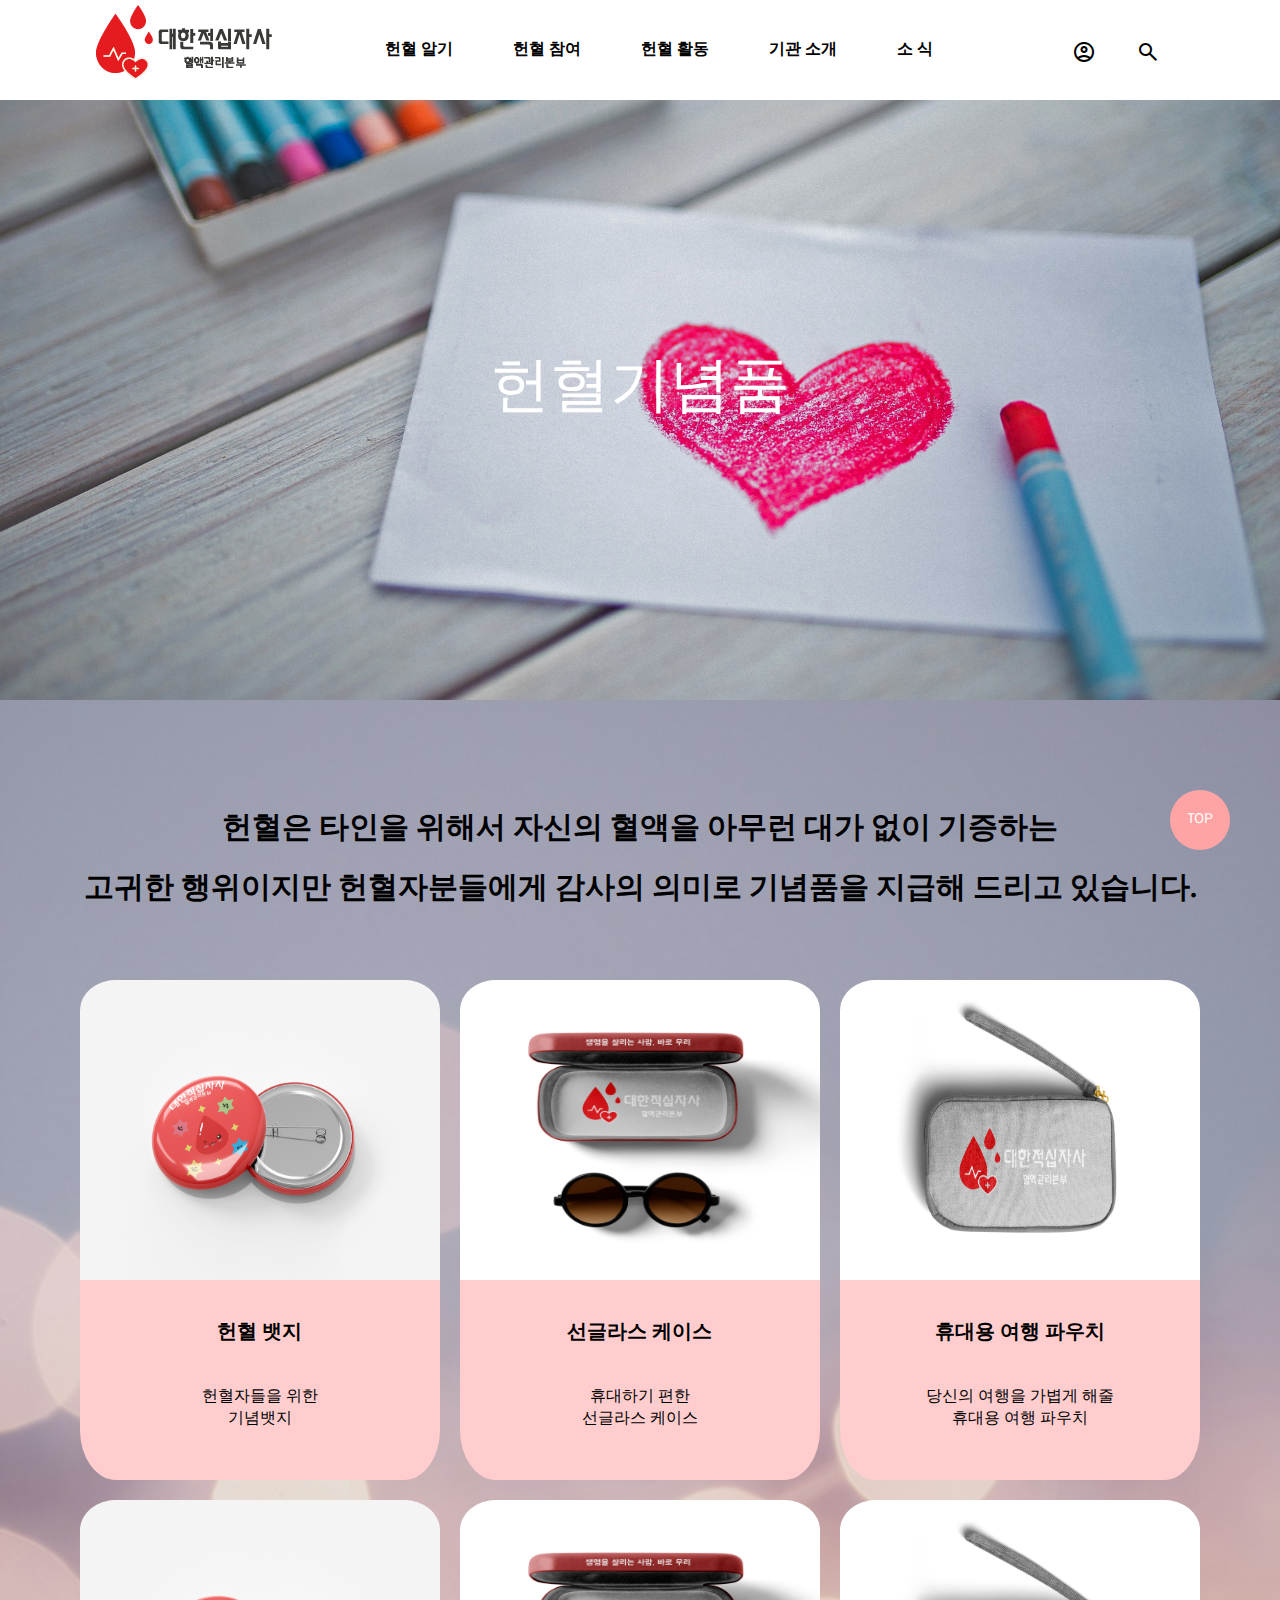
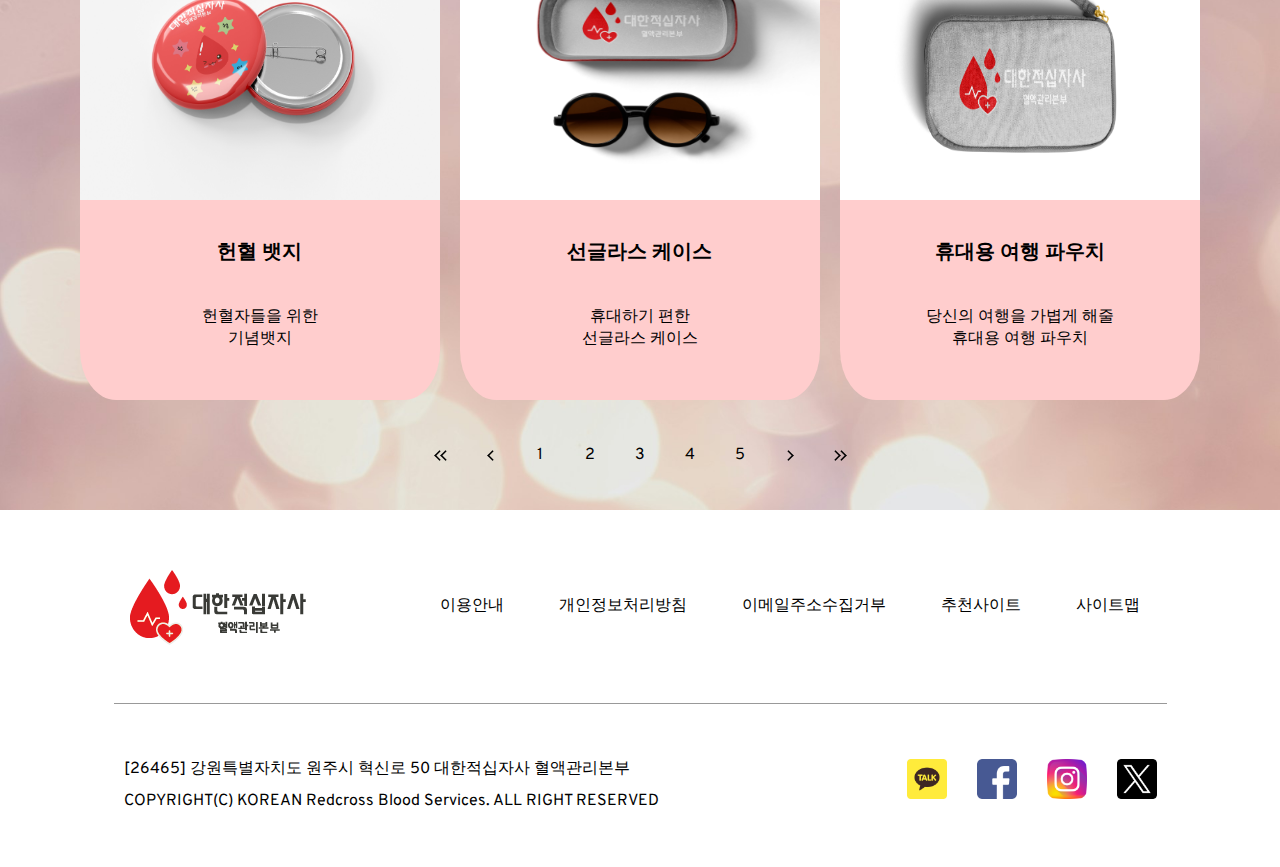
<file: sub_3.html>
<!DOCTYPE html>
<html lang="en">

<head>
  <meta charset="UTF-8">
  <meta name="viewport" content="width=device-width, initial-scale=1.0">
  <title>대한적십자사 혈액관리본부 서브페이지_2</title>

  <!--favicon-->
  <link rel="icon" href="img/favicon.ico">

  <!--font-->
  <link rel="stylesheet" href="css/font.css">
  <link rel="stylesheet"
    href="https://fonts.googleapis.com/css2?family=Material+Symbols+Outlined:opsz,wght,FILL,GRAD@24,400,0,0" />

  <!--css-->
  <link rel="stylesheet" href="css/reset.css">
  <link rel="stylesheet" href="css/swiper-bundle.min.css">
  <link rel="stylesheet" href="css/aos.css">
  <link rel="stylesheet" href="css/common.css">
  <link rel="stylesheet" href="css/sub_3.css">

  <!--js-->
  <script defer src="js/jquery-3.7.1.min.js"></script>
  <script defer src="js/swiper-bundle.min.js"></script>
  <script defer src="js/aos.js"></script>
  <script defer src="js/common.js"></script>
  <script defer src="js/main.js"></script>

</head>

<body>
  <div id="wrap">
    <header>
      <div class="inner">

        <h1>
          <a href="index.html">
            <img src="img/logo.png" alt="대한적십자사 혈액관리본부 로고">
          </a>
        </h1>

        <nav>
          <ul class="gnb">
            <li>
              <a href="#">헌혈 알기</a>
              <ul class="depth2">
                <li><a href="sub_1.html">헌혈의필요성</a></li>
                <li><a href="#">헌혈과정</a></li>
                <li><a href="#">혈액검사</a></li>
                <li><a href="#">헌혈증서</a></li>
              </ul>
            </li>

            <li>
              <a href="#">헌혈 참여</a>
              <ul class="depth2">
                <li><a href="#">전자문진</a></li>
                <li><a href="#">헌혈안내</a></li>
                <li><a href="#">헌혈의집</a></li>
                <li><a href="#">헌혈버스</a></li>
              </ul>
            </li>

            <li>
              <a href="#">헌혈 활동</a>
              <ul class="depth2">
                <li><a href="#">ABO Friend</a></li>
                <li><a href="sub_3.html">헌혈기념품</a></li>
                <li><a href="#">헌혈기부권</a></li>
              </ul>
            </li>

            <li>
              <a href="#">기관 소개</a>
              <ul class="depth2">
                <li><a href="#">기관이념</a></li>
                <li><a href="#">목적</a></li>
              </ul>
            </li>

            <li>
              <a href="#">소 식</a>
              <ul class="depth2">
                <li><a href="sub_2.html">공지사항</a></li>
                <li><a href="#">이벤트</a></li>
              </ul>
            </li>
          </ul>
        </nav>

        <ul class="utill">
          <li><a href="#"><span class="material-symbols-outlined">account_circle</span></a></li>
          <li><a href="#"><span class="material-symbols-outlined">search</span></a></li>
        </ul>

        <div class="depth2-bg"></div>

        <div class="ham">
          <a href="#"><span class="material-symbols-outlined">menu</span></a>
        </div>
        <div class="dim"></div>

        <div class="mgnb-wrap">

          <ul class="mutill">
            <li><a href="#"><span class="material-symbols-outlined">account_circle</span></a></li>
            <li><a href="#"><span class="material-symbols-outlined">search</span></a></li>
            <li class="mgnb-close"><a href="#"><span class="material-symbols-outlined">cancel</span></a></li>
          </ul>

          <ul class="mgnb">
            <li>
              <a href="#">헌혈 알기</a>
              <ul class="mdepth2">
                <li><a href="sub_1.html">헌혈의필요성</a></li>
                <li><a href="#">헌혈과정</a></li>
                <li><a href="#">혈액검사</a></li>
                <li><a href="#">헌혈증서</a></li>
              </ul>
            </li>

            <li>
              <a href="#">헌혈 참여</a>
              <ul class="mdepth2">
                <li><a href="#">전자문진</a></li>
                <li><a href="#">헌혈안내</a></li>
                <li><a href="#">헌혈의집</a></li>
                <li><a href="#">헌혈버스</a></li>
              </ul>
            </li>

            <li>
              <a href="#">헌혈 활동</a>
              <ul class="mdepth2">
                <li><a href="#">ABO Friend</a></li>
                <li><a href="sub_3.html">헌혈기념품</a></li>
                <li><a href="#">헌혈기부권</a></li>
              </ul>
            </li>

            <li>
              <a href="#">기관 소개</a>
              <ul class="mdepth2">
                <li><a href="#">기관이념</a></li>
                <li><a href="#">목적</a></li>
              </ul>
            </li>

            <li>
              <a href="#">소 식</a>
              <ul class="mdepth2">
                <li><a href="sub_2.html">공지사항</a></li>
                <li><a href="#">이벤트</a></li>
              </ul>
            </li>
          </ul>
        </div><!--m-gnb-wrap-->

      </div><!--.inner-->
    </header>

    <div id="main">
      <section id="main-banner">
        <div class="sub-bg">
          <h2>헌혈기념품</h2>
        </div>
      </section><!--main-banner-->
      <section id="sub-goods">
        <div class="inner">
          <div class="goods-tit">
            <p>헌혈은 타인을 위해서 자신의 혈액을 아무런 대가 없이 기증하는<br>
              고귀한 행위이지만 헌혈자분들에게 감사의 의미로 기념품을 지급해 드리고 있습니다.</p>
          </div>
          <div class="goods-box">
            <ul>
              <li>
                <a href="#">
                  <div class="goods-img">
                    <img src="img/sub/badge.jpg" alt="헌혈뱃지">
                  </div>
                  <div class="goods-txt">
                    <h3>헌혈 뱃지</h3>
                    <p>헌혈자들을 위한<br>
                      기념뱃지</p>
                  </div>
                </a>
              </li>

              <li>
                <a href="#">
                  <div class="goods-img">
                    <img src="img/sub/glasscase.jpg" alt="선글라스케이스">
                  </div>
                  <div class="goods-txt">
                    <h3>선글라스 케이스</h3>
                    <p>휴대하기 편한<br>
                      선글라스 케이스</p>
                  </div>
                </a>
              </li>

              <li>
                <a href="#">
                  <div class="goods-img">
                    <img src="img/sub/pauchi.jpg" alt="파우치">
                  </div>
                  <div class="goods-txt">
                    <h3>휴대용 여행 파우치</h3>
                    <p>당신의 여행을 가볍게 해줄<br>
                      휴대용 여행 파우치</p>
                  </div>
                </a>
              </li>

              <li>
                <a href="#">
                  <div class="goods-img">
                    <img src="img/sub/badge.jpg" alt="헌혈뱃지">
                  </div>
                  <div class="goods-txt">
                    <h3>헌혈 뱃지</h3>
                    <p>헌혈자들을 위한<br>
                      기념뱃지</p>
                  </div>
                </a>
              </li>

              <li>
                <a href="#">
                  <div class="goods-img">
                    <img src="img/sub/glasscase.jpg" alt="선글라스케이스">
                  </div>
                  <div class="goods-txt">
                    <h3>선글라스 케이스</h3>
                    <p>휴대하기 편한<br>
                      선글라스 케이스</p>
                  </div>
                </a>
              </li>

              <li>
                <a href="#">
                  <div class="goods-img">
                    <img src="img/sub/pauchi.jpg" alt="파우치">
                  </div>
                  <div class="goods-txt">
                    <h3>휴대용 여행 파우치</h3>
                    <p>당신의 여행을 가볍게 해줄<br>
                      휴대용 여행 파우치</p>
                  </div>
                </a>
              </li>
            </ul>
          </div><!--goods-box-->
          <div class="pagebox">
            <ul class="page">
              <li><a href="#">처음페이지로</a></li>
              <li><a href="#">이전페이지로</a></li>
              <li><a href="#">1</a></li>
              <li><a href="#">2</a></li>
              <li><a href="#">3</a></li>
              <li><a href="#">4</a></li>
              <li><a href="#">5</a></li>
              <li><a href="#">다음페이지로</a></li>
              <li><a href="#">마지막페이지로</a></li>
            </ul>
          </div><!--.pagebox-->
        </div>
      </section>
    </div><!--#main-->

    <footer>
      <div class="inner">
        <div class="footer-top">
          <h3><a href="index.html">
              <img src="img/logo.png" alt="대한적십자사 혈액관리본부 로고">
            </a></h3>
          <ul>
            <li><a href="#">이용안내</a></li>
            <li><a href="#">개인정보처리방침</a></li>
            <li><a href="#">이메일주소수집거부</a></li>
            <li><a href="#">추천사이트</a></li>
            <li><a href="#">사이트맵</a></li>
          </ul>
        </div><!--.footer-top-->
        <div class="footer-bottom">
          <div class="ftb-txt">
            <address>[26465] 강원특별자치도 원주시 혁신로 50 대한적십자사 혈액관리본부</address>
            <p>COPYRIGHT(C) KOREAN Redcross Blood Services. ALL RIGHT RESERVED</p>
          </div>
          <div class="sns">
            <div class="m-logo">
              <h2><a href="#"><img src="img/logo.png" alt="로고"></a></h2>
            </div>
            <ul>
              <li><a href="#"><img src="img/kakao.png" alt="카카오"></a></li>
              <li><a href="#"><img src="img/facebook.png" alt="페이스북"></a></li>
              <li><a href="#"><img src="img/insta.png" alt="인스타"></a></li>
              <li><a href="#"><img src="img/twitter.png" alt="트위터"></a></li>
            </ul>
          </div>
        </div><!--footer-bottom-->
      </div><!--.inner-->
    </footer>

    <a href="#" class="go-top">
      <p>top</p>
    </a>

  </div><!--#wrap-->

</body>

</html>
</file>
<file: css/font.css>
@charset "utf-8";

@import url('https://fonts.googleapis.com/css2?family=Overpass:ital,wght@0,100..900;1,100..900&display=swap');
</file>
<file: css/common.css>
@charset "utf-8";

/*
최초작성일 : 2024.09.19
최초작성자 : 정종민

수정 일자 : 2024.09.19
수정파일 작성자 : 정종민
수정 사유 : 
*/


/* 공통 */
#wrap {
  min-width: 360px;
  position: relative;
  overflow: hidden;
}

.inner {
  max-width: 1248px;
  padding: 0 5%;
  margin: 0 auto;
}



/* header */

header {
  height: 100px;
}

header .inner {
  display: flex;
  justify-content: space-between;

}

header .gnb {
  display: flex;
}

header .gnb>li {
  position: relative;
}

header .gnb>li>a {
  display: block;
  padding: 40px 30px 40px;
  font-size: 1.6rem;
  font-weight: bold;
}

header .gnb a:hover {
  text-decoration: underline;
}

header .gnb .depth2 {
  height: 150px;
  position: absolute;
  top: 100%;
  left: 50%;
  transform: translateX(-50%);
  font-size: 1.4rem;
  z-index: 99;
  padding-top: 20px;
  text-align: center;
  text-wrap: nowrap;
}

header .gnb .depth2 li a {
  display: block;
  padding-bottom: 20px;
}

header .depth2-bg {
  width: 100%;
  height: 180px;
  background-color: #ddd;
  position: absolute;
  top: 100px;
  left: 0;
  z-index: 98;
  opacity: 0.7;
}

header .utill {
  padding: 40px 40px 10px;
  display: flex;
  gap: 40px;
}

header .mgnb-wrap {
  display: none;
}

header .ham {
  display: none;
}

/* 모바일 */

@media screen and (max-width : 768px) {
  header .gnb {
    display: none;
  }

  header .utill {
    display: none;
  }


  header .mgnb-wrap {
    display: block;
    position: fixed;
    top: 0;
    right: -100%;
    width: 100%;
    height: 100%;
    background-color: #fff;
    z-index: 999;
    padding: 20px 5% 0;
  }

  header .mgnb-wrap .mgnb {
    border-top: 2px solid #AFAEAE;
  }


  header .mgnb-wrap .mgnb>li {
    padding: 30px 0;
    border-bottom: 1px solid #ddd;
    font-size: 2rem;
    font-weight: bolder;
  }

  header .mgnb-wrap .mgnb .mdepth2 {
    font-size: 1.6rem;
    font-weight: normal;
  }

  .mgnb-wrap .mutill {
    display: flex;
    gap: 20px;
    padding: 20px;
  }

  header .ham {
    display: block;
    cursor: pointer;
    position: absolute;
    top: 50px;
    right: 30px;
  }

  .mdepth2 li {
    padding: 10px 0 10px 20px;
  }

  header .mgnb a:hover {
    text-decoration: underline;
  }

  header .mgnb-close {
    position: absolute;
    top: 40px;
    right: 30px;
    cursor: pointer;
  }

}

/* footer */

footer {
  padding: 55px;
  font-size: 1.6rem;
}

footer .footer-top {
  display: flex;
  align-items: center;
  border-bottom: 1px solid #999;
  padding-bottom: 55px;
}

footer .footer-top h3 {
  padding-right: 120px;
}

footer .footer-top ul {
  display: flex;
  justify-content: space-between;
  gap: 55px;
}

footer .footer-bottom {
  padding: 55px 10px 0 10px;
  display: flex;
  justify-content: space-between;
}

footer .footer-bottom address {
  padding-bottom: 10px;
}


footer .sns ul {
  display: flex;
  justify-content: space-between;
  gap: 30px;
}

footer .sns img {
  display: block;
  width: 40px;
  height: 40px;
}

footer .m-logo{
  display: none;
}

/* 모바일 */
@media screen and (max-width : 768px) {
  footer h3 img{
    display: none;
  }
  
  footer{
    width: 100%;
    height: auto;
    font-size: 1rem;
    padding: 20px;
    text-wrap: nowrap;
  }

  footer .inner{
    padding: 0;
  }

  footer .footer-top {
    display: block;
    padding-bottom: 20px;
  }

  footer .footer-top ul {
    display: flex;
    justify-content: space-between;
    gap: 10px;
  }

  footer .footer-bottom {
    padding: 15px 0;
    display: block;
    align-items: center;
  }

  footer .sns .m-logo{
    display: block;
  }

  footer .sns .m-logo img{
    width: 130px;
    height: 50px;
  }
  footer .sns{
    padding-top: 20px;
    display: flex;
    gap: 10px;
  }

  footer .sns img {
    display: block;
    width: 20px;
    height: 20px;
  }

  footer .sns ul{
    padding-top: 20px;
  }
}

/* go-top */

.go-top {
  position: fixed;
  right: 50px;
  bottom: 50px;
  background-color: #FFA4A4;
  border-radius: 50%;

  width: 60px;
  height: 60px;
}

.go-top p {
  display: block;
  color: #fff;
  font-size: 1.4rem;
  text-transform: uppercase;
  position: absolute;
  top: 50%;
  left: 50%;
  transform: translate(-50%, -50%);
}


/* 모바일 */
@media screen and (max-width : 768px) {
  .go-top {
    position: fixed;
    right: 20px;
    bottom: 10px;
    width: 30px;
    height: 30px;
  }

  .go-top p{
    font-size: 0.8rem;
  }
}
</file>
<file: css/main.css>
@charset "utf-8";

/*main banner */

#main-banner {
  margin: 0 !important;

}

#main-banner .bn li {
  height: 800px;
  display: flex;
  align-items: center;
  padding: 0 15%;
}

#main-banner .bn li.bn1 {
  background: url(../img/main01.jpg) no-repeat center / cover;
}

#main-banner .bn li.bn2 {
  background: url(../img/main02.jpg) no-repeat center / cover;
}

#main-banner .bn li.bn3 {
  background: url(../img/main03.jpg) no-repeat center / cover;
}


#main h2 {
  font-size: 6rem;
  color: #C54F7A;
}

/* 모바일 */

@media screen and (max-width : 768px) {
  #main h2 {
    font-size: 3rem;
  }

  #main-banner .bn li {
    height: 600px;
    padding: 0 5%;
  }

}


/* reason */

#reason {
  width: 100%;
  height: 1000px;
  position: relative;
}

#reason .inner {
  height: 1000px;
  position: relative;
  display: flex;
  align-items: center;
  z-index: 10;
}

#reason .reason-txt {
  position: absolute;
  top: 250px;
  left: 40px;
}

#reason .reason-txt1 {
  padding-top: 110px;
  font-size: 2.4rem;
  font-weight: bold;
}

#reason .reason-txt1 p {
  padding: 30px 0;
}

#reason .reason-txt1 p:nth-child(1) {
  padding: 0 0 30px 0;
}

#reason .reason-txt1 span {
  font-weight: 400;
}

#reason .reason-img {
  width: 500px;
  height: 500px;
  border-radius: 50%;
  background: url(../img/cha.jpg)no-repeat center / cover;
  position: absolute;
  top: 250px;
  right: 20px;
  box-shadow: #6e6e6e 5px 5px 5px;
}

#reason .reason-more {
  width: 150px;
  height: 150px;
  border-radius: 50%;
  background-color: #EF808F;
  position: absolute;
  left: 0;
  bottom: 0;
}

#reason .reason-more a {
  font-size: 2rem;
  text-align: center;
  color: #fff;
  position: absolute;
  top: 60%;
  left: 50%;
  transform: translate(-50%, -60%);
  text-transform: uppercase;
}

#reason .reason-bg {
  width: 100%;
  height: 100%;
  font-size: 30rem;
  color: #EF808F;
  position: absolute;
  top: 0;
  left: 0;
  opacity: 0.5;
}

#reason .top {
  display: inline-block;
  position: absolute;
  top: -5%;
  right: 0;
}

#reason .bottom {
  display: inline-block;
  position: absolute;
  bottom: -10%;
  left: 0;
}



@media screen and (max-width : 768px) {
  #reason {
    max-height: 600px;
    height: auto;
  }

  #reason .reason-bg {
    font-size: 10rem;
    letter-spacing: 0;
  }

  #reason .top {
    display: inline-block;
    position: absolute;
    top: 0;
    right: 0;
  }

  #reason .bottom {
    display: inline-block;
    position: absolute;
    bottom: 0;
    left: 0;
  }


  #reason .inner {
    display: block;
    margin: 0 auto;
    z-index: 10;
    height: 600px;

  }

  #reason .reason-txt {
    position: static;
  }

  #reason .reason-txt h2 {
    margin-top: 40px;
  }

  #reason .reason-txt1 {
    padding-left: 60%;
    transform: translateX(-50%);
    text-wrap: nowrap;
    padding-bottom: 20px;
  }

  #reason .reason-txt1 p {
    padding: 10px 0;
  }

  #reason .reason-txt1 p:nth-child(1) {
    padding: 0 0 10px 0;
  }

  #reason .reason-txt h2 {
    text-align: center;
  }

  #reason .reason-txt1 {
    padding-top: 30px;
    font-size: 1.2rem;
  }

  #reason .reason-img {
    display: block;
    width: 300px;
    height: 300px;
    position: static;
    margin: 0 auto;

  }

  #reason .reason-more {
    width: 80px;
    height: 80px;
    border-radius: 50%;
  }

  #reason .reason-more img {
    display: none;
  }

  #reason .reason-more a {
    font-size: 1.2rem;
  }

}


/* participation */

#participation {
  width: 100vw;
  height: 1000px;
  background: url(../img/section02.jpg)no-repeat center;
  align-items: center;
}

#participation .inner {
  padding-top: 105px;
  text-align: center;
}

#participation ul {
  width: 100%;
  max-width: 1000px;
  margin: 0 auto;
  padding-top: 30px;
  display: flex;
  justify-content: center;
  gap: 30px;
  flex-wrap: wrap;
}

#participation ul li {
  display: block;
  width: calc(50% - 15px);
  max-width: 340px;
  height: 340px;
  background-color: #EF808F;
  border-radius: 30px;
  position: relative;
  transition: all 0.5s;
  opacity: 0.8;
  box-shadow: #6e6e6e 5px 5px 5px;
  cursor: pointer;
}

#participation ul li:hover {
  opacity: 1;
}

#participation ul li img {
  width: 200px;
  height: 200px;
  position: absolute;
  top: 15%;
  left: 50%;
  transform: translate(-50%) scale(1);
  transition: all 1s;
}

#participation ul li:hover img {
  transform: translate(-50%) scale(1.5);

}

#participation ul li dl dd {
  font-size: 2rem;
  position: absolute;
  bottom: 30px;
  left: 50%;
  transform: translateX(-50%);
}

#participation ul li dl dd span {
  display: block;
  color: #fff;
}

/* 모바일 */
@media screen and (max-width : 768px) {
  #participation {
    width: 100%;
    height: auto;
  }

  #participation .inner {
    padding: 40px;
    text-align: center;
  }

  #participation ul {
    width: 100%;
    max-width: 360px;
    height: 360px;
    margin: 0 auto;
    padding-top: 20px;
    display: flex;
    justify-content: center;
    gap: 10px;
    flex-wrap: wrap;
  }

  #participation ul li {
    display: block;
    width: calc(50% - 10px);
    max-width: 340px;
    height: 160px;
  }

  #participation ul li img {
    width: 80px;
    height: 80px;
  }

  #participation ul li dl dd {
    font-size: 1.3rem;
    position: absolute;
    bottom: 20px;
  }


}

/* activity */

#activity {
  width: 100%;
  height: 3000px;
  background: url(../img/section03.jpg)no-repeat center;
}

#activity .inner h2 {
  padding-top: 105px;
  text-align: center;
}

#activity .inner ul {
  display: flex;
  justify-content: center;
  flex-wrap: wrap;
}

#activity .activity-box {
  width: 100%;
  display: flex;
  justify-content: space-between;
  padding: 200px 0;
  align-items: center;
  gap: 80px;
}

#activity .activity-txt {
  display: block;
  padding-top: 40px;
  text-wrap: nowrap;
  align-items: center;
}

#activity .activity-txt h3 {
  font-size: 4rem;
  text-align: center;
  padding-bottom: 40px;
}

#activity .activity-txt p {
  font-size: 2.4rem;
  line-height: 40px;
  padding-bottom: 40px;
}

#activity .btn-more {
  border-top: 1px solid #9a9a9a;
  padding-top: 40px;
}

#activity .btn-more a {
  font-size: 2.4rem;
  color: #9a9a9a;
}


#activity .activity-tit1 {
  color: #FF3838;
}

#activity .activity-tit2 {
  color: #3EA1FD;
}

#activity .activity-tit3 {
  color: #7800D4;
}

#activity .activity-img1 {
  width: 500px;
  min-width: 500px;
  height: 500px;
  min-height: 500px;
  border-radius: 50%;
  background: url(../img/abo_friend.jpg)no-repeat center / cover;
  box-shadow: #6e6e6e 5px 5px 5px;
}

#activity .activity-img2 {
  width: 500px;
  min-width: 500px;
  height: 500px;
  min-height: 500px;
  border-radius: 50%;
  background: url(../img/gift.jpg)no-repeat center / cover;
  box-shadow: #6e6e6e 5px 5px 5px;
}

#activity .activity-img3 {
  width: 500px;
  min-width: 500px;
  height: 500px;
  min-height: 500px;
  border-radius: 50%;
  background: url(../img/card.jpg)no-repeat center / cover;
  box-shadow: #6e6e6e 5px 5px 5px;
}

/* 모바일 */
@media screen and (max-width : 768px) {

  #activity {
    width: 100%;
    height: auto;
  }

  #activity .inner {
    padding: 40px;
    margin: 0 auto;
  }

  #activity .inner h2 {
    padding-top: 0px;
  }


  #activity .activity-box {
    width: 100%;
    display: flex;
    justify-content: center;
    flex-wrap: wrap-reverse;
    padding: 20px 0;
    gap: 0px;
  }

  #activity .activity-txt {
    text-align: center;
  }


  #activity .activity-txt h3 {
    font-size: 2rem;
    padding-bottom: 20px;
  }

  #activity .activity-txt p {
    font-size: 1.2rem;
    line-height: 20px;
    padding-bottom: 20px;
  }

  #activity .activity-img1 {
    width: 200px;
    min-width: 200px;
    height: 200px;
    min-height: 200px;
    border-radius: 50%;
  }

  #activity .activity-img2 {
    width: 200px;
    min-width: 200px;
    height: 200px;
    min-height: 200px;
    border-radius: 50%;
  }

  #activity .activity-img3 {
    width: 200px;
    min-width: 200px;
    height: 200px;
    min-height: 200px;
    border-radius: 50%;
  }

  #activity .btn-more {
    padding-top: 10px;
    display: flex;
    justify-content: center;
  }

  #activity .btn-more a {
    font-size: 1.2rem;
  }

  #activity .btn-more img {
    width: 15px;
    height: 15px;
  }

}

/* news */

#news {
  width: 100%;
  height: 1000px;
}

#news .inner .news-tit {
  padding-top: 105px;
  text-align: center;
  border-bottom: 1px solid #999;

}

#news .inner p {
  padding: 100px 0 28px 0;
  font-size: 2.4rem;
  color: #6A6A6A;

}

#news .news-box {
  padding: 160px 10px;
  display: flex;
  justify-content: space-between;
  gap: 60px;
}

#news .notice-tit,
#news .event-tit {
  display: flex;
  position: relative;
}

#news .notice-tit img,
#news .event-tit img {
  display: block;
  width: 25px;
  height: 25px;
  position: absolute;
  top: 10px;
  right: 0;
}

#news .news-box h3 {
  padding: 0 0 16px 20px;
  font-size: 3.6rem;
  font-weight: 600;
  letter-spacing: 0.3rem;
}

#news .news-box li {
  font-size: 2rem;
  font-weight: normal;
  padding: 30px 60px 30px 10px;
  border-bottom: 1px solid #D1CBCB;
}

#news .news-box li:nth-child(1) {
  border-top: 1px solid #000;
}

#news li a:hover {
  text-decoration: underline;
}

/* 모바일 */
@media screen and (max-width : 768px) {

  #news {
    width: 100%;
    height: auto;
  }

  #news .inner .news-tit {
    padding-top: 40px;
  }

  #news .inner p {
    padding: 20px 0px;
    font-size: 1.6rem;
  }

  #news .news-box {
    padding: 50px 10px;
    display: block;
  }

  #news .notice-tit img,
  #news .event-tit img {
    display: block;
    width: 10px;
    height: 10px;
    position: absolute;
    top: 10px;
    right: 0;
  }

  #news .news-box h3 {
    padding: 0 0 16px 20px;
    font-size: 2rem;
    letter-spacing: 0rem;
  }

  #news .event {
    padding: 80px 0 80px;
  }

  #news .news-box li {
    font-size: 1.2rem;
    font-weight: normal;
    padding: 16px 60px 16px 10px;
    border-bottom: 1px solid #D1CBCB;
  }
}

/* f-banner */

#f-banner {
  background: url(../img/f-banner.jpg)no-repeat center / cover;
  opacity: 0.9;
  width: 100%;
  height: 600px;
}

/* 모바일 */
@media screen and (max-width : 768px) {
  #f-banner {
    width: 100%;
    height: 260px;
  }

}
</file>
<file: css/sub_1.css>
@charset "utf-8";

.sub-bg h2 {
  padding: 250px 0;
  font-weight: normal;
  font-size: 6rem;
  text-transform: uppercase;
  text-align: center;
  color: #fff;
  letter-spacing: 0.5rem;
}

.sub-bg {
  width: 100%;
  height: 600px;
  background: url(../img/sub/sub01.jpg) no-repeat center / cover;
}

#sub-reason {
  width: 100%;
  height: 100%;
  background: url(../img/sub/sub_bg.jpg) no-repeat center / cover;
}

#sub-reason .inner {
  margin: 0 auto;
  padding: 120px 0;
}

#sub-reason .reason-box ul {
  width: 100%;
  max-width: 1000px;
  margin: 0 auto;
  padding: 30px 0;
  display: flex;
  justify-content: center;
  gap: 60px;
  flex-wrap: wrap;
}

#sub-reason .reason-box li {
  display: block;
  width: calc(100% - 15px);
  max-width: 400px;
  height: 460px;
  background-color: #EF808F;
  border-radius: 15%;
  position: relative;
  box-shadow: #6e6e6e 5px 5px 5px;
  cursor: pointer;
  text-align: center;
  opacity: 0.8;
}

#sub-reason .reason-box li:hover {
  opacity: 1;
}

#sub-reason .reason-box li .thumbnail-imgbox img {
  width: 200px;
  height: 200px;
  position: absolute;
  top: 5%;
  left: 50%;
  transform: translateX(-50%);
  transition: opacity 0.5s;
}

#sub-reason .reason-box li .thumbnail-imgbox img:nth-of-type(2) {
  width: 250px;
  height: 250px;
  position: absolute;
  top: 3%;
  left: 50%;
  transform: translateX(-50%);
  opacity: 0;
  transition: opacity 0.5s;
}

#sub-reason .reason-box li:hover .thumbnail-imgbox img:nth-of-type(1) {
  opacity: 0;
}

#sub-reason .reason-box li:hover .thumbnail-imgbox img:nth-of-type(2) {
  opacity: 1;
}


#sub-reason .reason-box .thumbnail-txt {
  width: 100%;
  height: 200px;
  padding-top: 20px;
  position: absolute;
  bottom: 5%;
  left: 50%;
  transform: translateX(-50%);
}

#sub-reason .reason-box .thumbnail-txt h3 {
  font-size: 3rem;
  color: #fff;
}

#sub-reason .reason-box .thumbnail-txt span {
  display: block;
  font-size: 2rem;
  padding-bottom: 12px;
}

#sub-reason .reason-box .thumbnail-txt p {
  color: #494444;
}

@media screen and (max-width : 768px) {

  .sub-bg h2 {
    font-size: 3rem;
    letter-spacing: 0.5rem;
  }

  .sub-bg {
    width: 100%;
    height: 100%;
  }

  #sub-reason .inner {
    padding: 40px 0;

  }

  #sub-reason .reason-box ul {
    max-width: 320px;
    padding: 30px 0;
  }

  #sub-reason .reason-box li {
    display: block;
    width: calc(100 / 6);
    height: 320px;
    position: relative;
  }



  #sub-reason .reason-box li .thumbnail-imgbox img {
    width: 100px;
    height: 100px;
  }

  #sub-reason .reason-box li .thumbnail-imgbox img:nth-of-type(2) {
    width: 150px;
    height: 150px;

  }

  #sub-reason .reason-box li:hover .thumbnail-imgbox img:nth-of-type(1) {
    opacity: 0;
  }

  #sub-reason .reason-box li:hover .thumbnail-imgbox img:nth-of-type(2) {
    opacity: 1;
  }


  #sub-reason .reason-box .thumbnail-txt {
    width: 100%;
    height: 200px;
    padding-top: 60px;
  }

  #sub-reason .reason-box .thumbnail-txt h3 {
    font-size: 2rem;
    color: #fff;
  }

  #sub-reason .reason-box .thumbnail-txt span {
    display: block;
    font-size: 1.6rem;
    padding-bottom: 12px;
  }

  #sub-reason .reason-box .thumbnail-txt p {
    display: block;
    font-size: 1.2rem;
  }

}
</file>
<file: css/sub_2.css>
@charset "utf-8";

.sub-bg h2 {
  padding: 250px 0;
  font-weight: normal;
  font-size: 6rem;
  text-transform: uppercase;
  text-align: center;
  color: #fff;
  letter-spacing: 0.5rem;
}

.sub-bg {
  width: 100%;
  height: 600px;
  background: url(../img/sub/sub02.jpg) no-repeat center / cover;
}

#sub-notice {
  width: 100%;
  height: 100%;
  background: url(../img/sub/sub_bg.jpg) no-repeat center / cover;
}

#sub-notice .inner{
  padding-top: 100px;
}

#sub-notice .inner .notice-box li{
  display: flex;
  gap: 120px;
  align-items: center;
  padding-bottom: 100px;
}

#sub-notice .img-box img{
  width: 360px;
  height: 360px;
  border-radius: 10%;
  box-shadow: #6e6e6e 5px 5px 5px;
}


#sub-notice .txt-box{
  display: block;
}

#sub-notice .txt-box h4{
  font-size: 1.8rem;
}

#sub-notice .txt-box span{
  display: block;
  font-size: 2.4rem;
  font-weight: bold;
  padding: 20px 0;
}

#sub-notice .pagebox{
  padding: 40px 0;
 }

#sub-notice .page{
  text-align: center;
  display: flex;
  justify-content: center;
  gap: 20px;
}

#sub-notice .page li{
  width: 30px;
  height: 30px;
  line-height: 30px;
}


#sub-notice .page li:nth-child(1){
  border: 0;
  color: transparent;
  font-size: 0;
  background: url(../img/sub/paging_first.png) no-repeat center;
  cursor: pointer;
}

#sub-notice .page li:nth-child(2){
  border: 0;
  color: transparent;
  font-size: 0;
  background: url(../img/sub/paging_prev.png) no-repeat center;
  cursor: pointer;
}

#sub-notice .page li:nth-child(8){
  border: 0;
  color: transparent;
  font-size: 0;
  background: url(../img/sub/paging_next.png) no-repeat center;
  cursor: pointer;
}

#sub-notice .page li:nth-child(9){
  border: 0;
  color: transparent;
  font-size: 0;
  background: url(../img/sub/paging_last.png) no-repeat center;
  cursor: pointer;
}


@media screen and (max-width : 768px) {

  .sub-bg h2 {
    font-size: 3rem;
    letter-spacing: 0.5rem;
  }

  .sub-bg {
    width: 100%;
    height: 100%;
  }

  #sub-notice .inner{
    padding-top: 40px;
    
  }

  #sub-notice .inner .notice-box li{
    display: flex;
    justify-content: center;
    flex-wrap: wrap;
    gap: 20px;
    padding-bottom: 20px;
  }

 

  #sub-notice .img-box img{
    width: 200px;
    height: 200px;
    border-radius: 10%;
  }

  #sub-notice .txt-box{
    width: 200px;
    height: 100px;
    text-wrap: nowrap;
  }
  
  #sub-notice .txt-box h4{
    font-size: 1.6rem;
  }
  
  #sub-notice .txt-box span{
    display: block;
    font-size: 1rem;
    font-weight: bold;
    padding: 10px 0;
  }

  #sub-notice .txt-box p{
    font-size: 1rem;
  }

  #sub-notice .pagebox{
    padding: 20px 0;
   }

}
</file>
<file: css/sub_3.css>
@charset "utf-8";

.sub-bg h2 {
  padding: 250px 0;
  font-weight: normal;
  font-size: 6rem;
  text-transform: uppercase;
  text-align: center;
  color: #fff;
}

.sub-bg {
  width: 100%;
  height: 600px;
  background: url(../img/sub/sub03.jpg) no-repeat center / cover;
}

#sub-goods {
  width: 100%;
  height: 100%;
  background: url(../img/sub/sub_bg.jpg) no-repeat center / cover;
}

#sub-goods .inner{
  padding-top: 100px;
  margin: 0 auto;
}

#sub-goods .goods-tit{
  font-size: 3rem;
  font-weight: 600;
  text-align: center;
  line-height: 6rem;
  padding-bottom: 60px;
}

#sub-goods .goods-box ul{
  display: flex;
  justify-content: space-between;
  gap: 20px;
  flex-wrap: wrap;
  max-width: 1200px;
}

#sub-goods .goods-box li{
  width: calc((100% - 40px) / 3);
  max-width: 400px;
  height: 500px;
  border-radius: 10%;
  background-color: #FFCDCD;
}

#sub-goods .goods-img img{
  width: 100%;
  height: 300px;
  border-radius: 10% 10% 0 0;
}

#sub-goods .goods-txt{
  text-align: center;
}

#sub-goods .goods-txt h3{
  font-size: 2rem;
  padding: 40px 0;
}


#sub-goods .pagebox{
  padding: 40px 0;
 }

#sub-goods .page{
  text-align: center;
  display: flex;
  justify-content: center;
  gap: 20px;
}

#sub-goods .page li{
  width: 30px;
  height: 30px;
  line-height: 30px;
}


#sub-goods .page li:nth-child(1){
  border: 0;
  color: transparent;
  font-size: 0;
  background: url(../img/sub/paging_first.png) no-repeat center;
  cursor: pointer;
}

#sub-goods .page li:nth-child(2){
  border: 0;
  color: transparent;
  font-size: 0;
  background: url(../img/sub/paging_prev.png) no-repeat center;
  cursor: pointer;
}

#sub-goods .page li:nth-child(8){
  border: 0;
  color: transparent;
  font-size: 0;
  background: url(../img/sub/paging_next.png) no-repeat center;
  cursor: pointer;
}

#sub-goods .page li:nth-child(9){
  border: 0;
  color: transparent;
  font-size: 0;
  background: url(../img/sub/paging_last.png) no-repeat center;
  cursor: pointer;
}

@media screen and (max-width : 768px) {

  .sub-bg h2 {
    font-size: 3rem;
    letter-spacing: 0.5rem;
  }

  .sub-bg {
    width: 100%;
    height: 100%;
  }

  #sub-goods .inner{
    padding-top: 40px;
    
  }

  #sub-goods .goods-tit{
    display: none;
  }

  #sub-goods .goods-box ul{
    display: flex;
    justify-content: center;
    
  }

  #sub-goods .goods-box li{
    width: calc(100% - 80px);
    height: 360px;
    border-radius: 10%;
    background-color: #FFCDCD;
  }

  #sub-goods .goods-img img{
    height: 260px;
  }

  #sub-goods .goods-txt h3{
    font-size: 1.6rem;
    padding: 20px 0;
  }

  #sub-goods .goods-txt p{
    font-size: 1.2rem;
    padding-bottom: 20px;
  }
  
  
  #sub-goods .pagebox{
    padding: 40px 0;
   }
 


  #sub-goods .pagebox{
    padding: 20px 0;
   }

}
</file>
